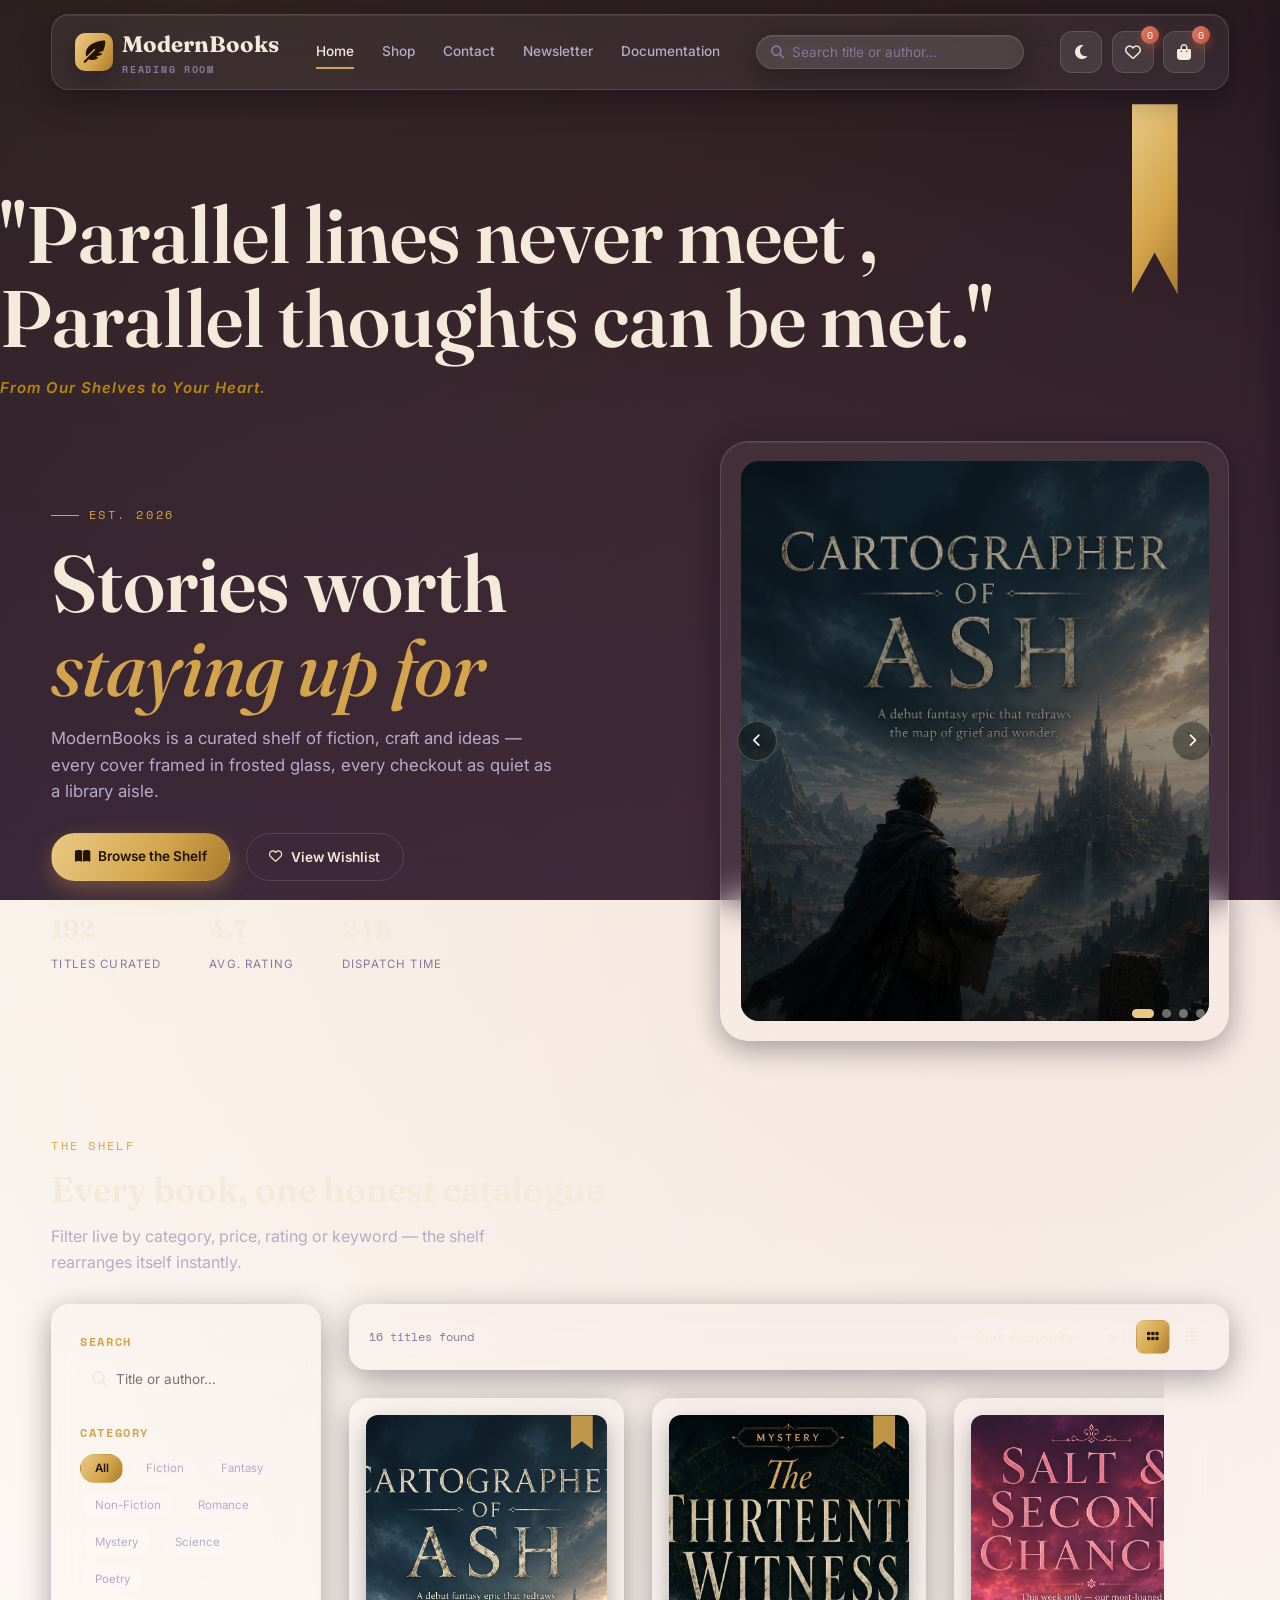
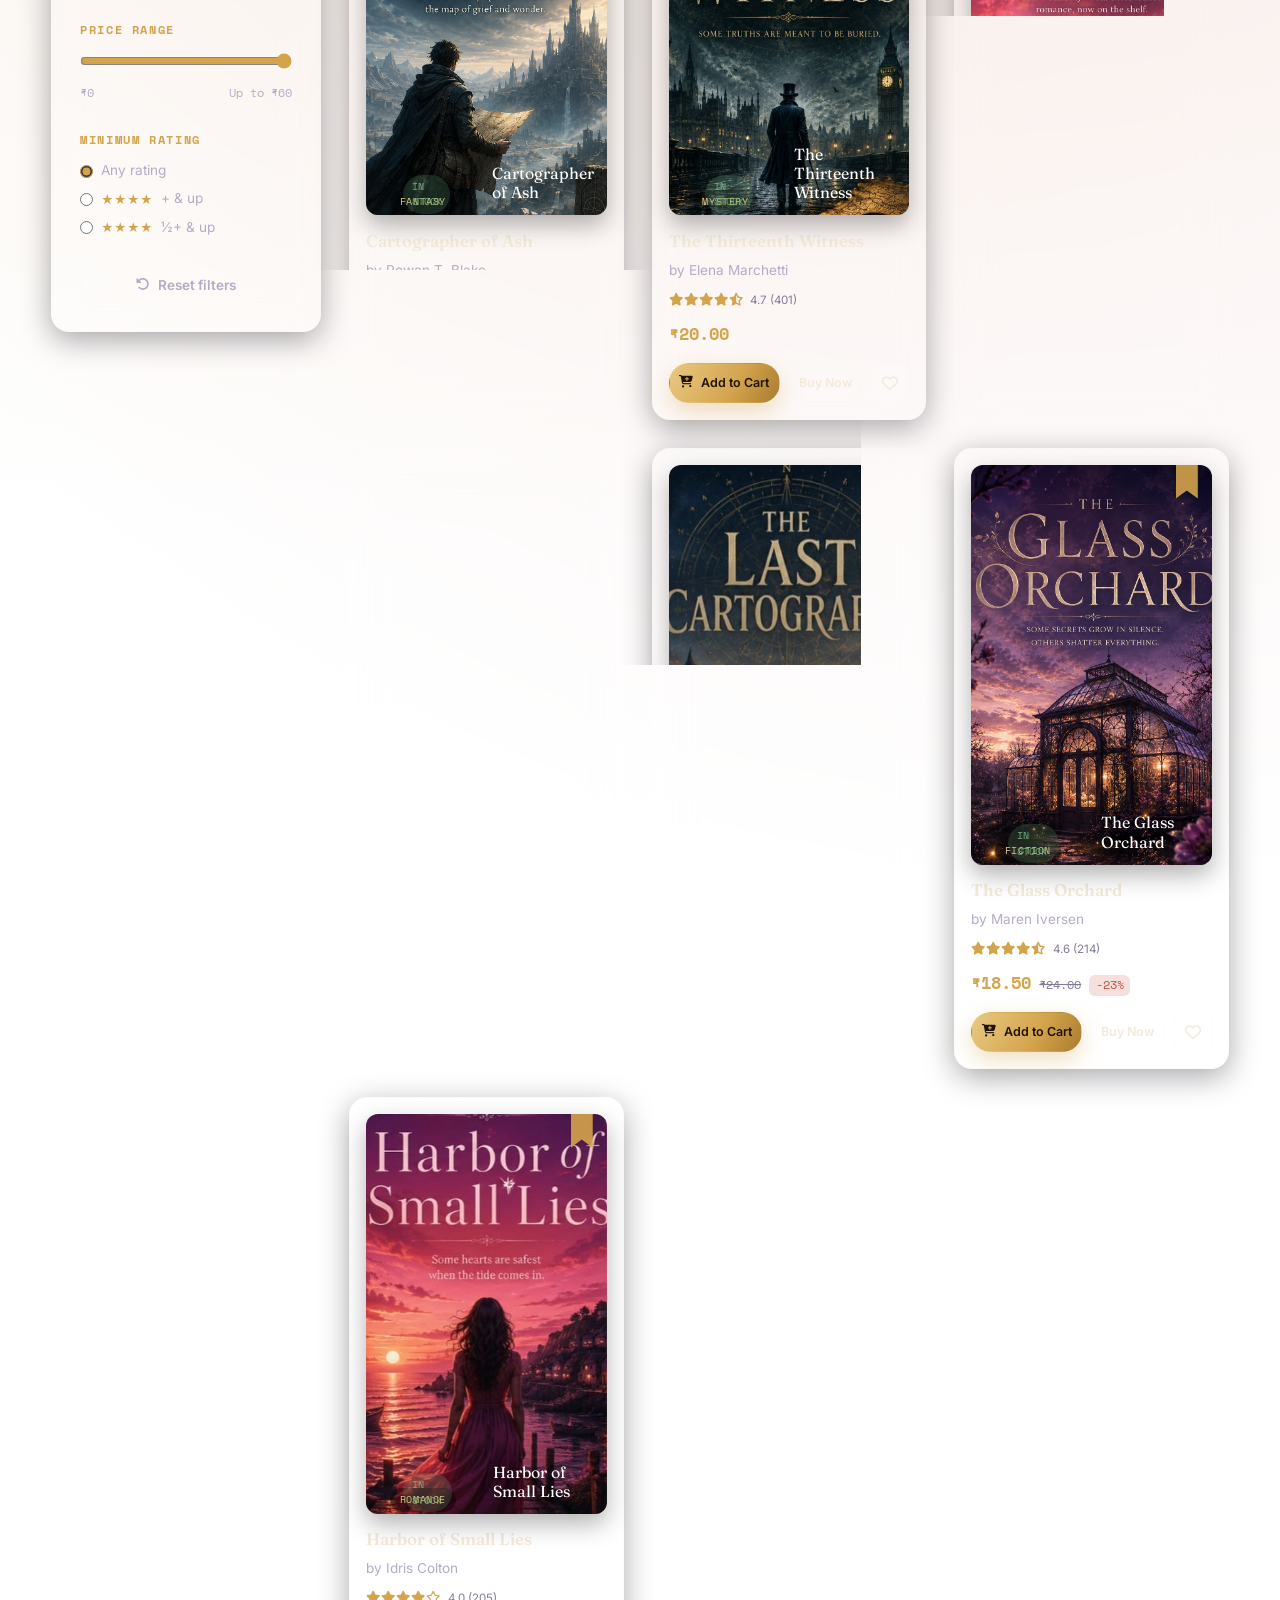
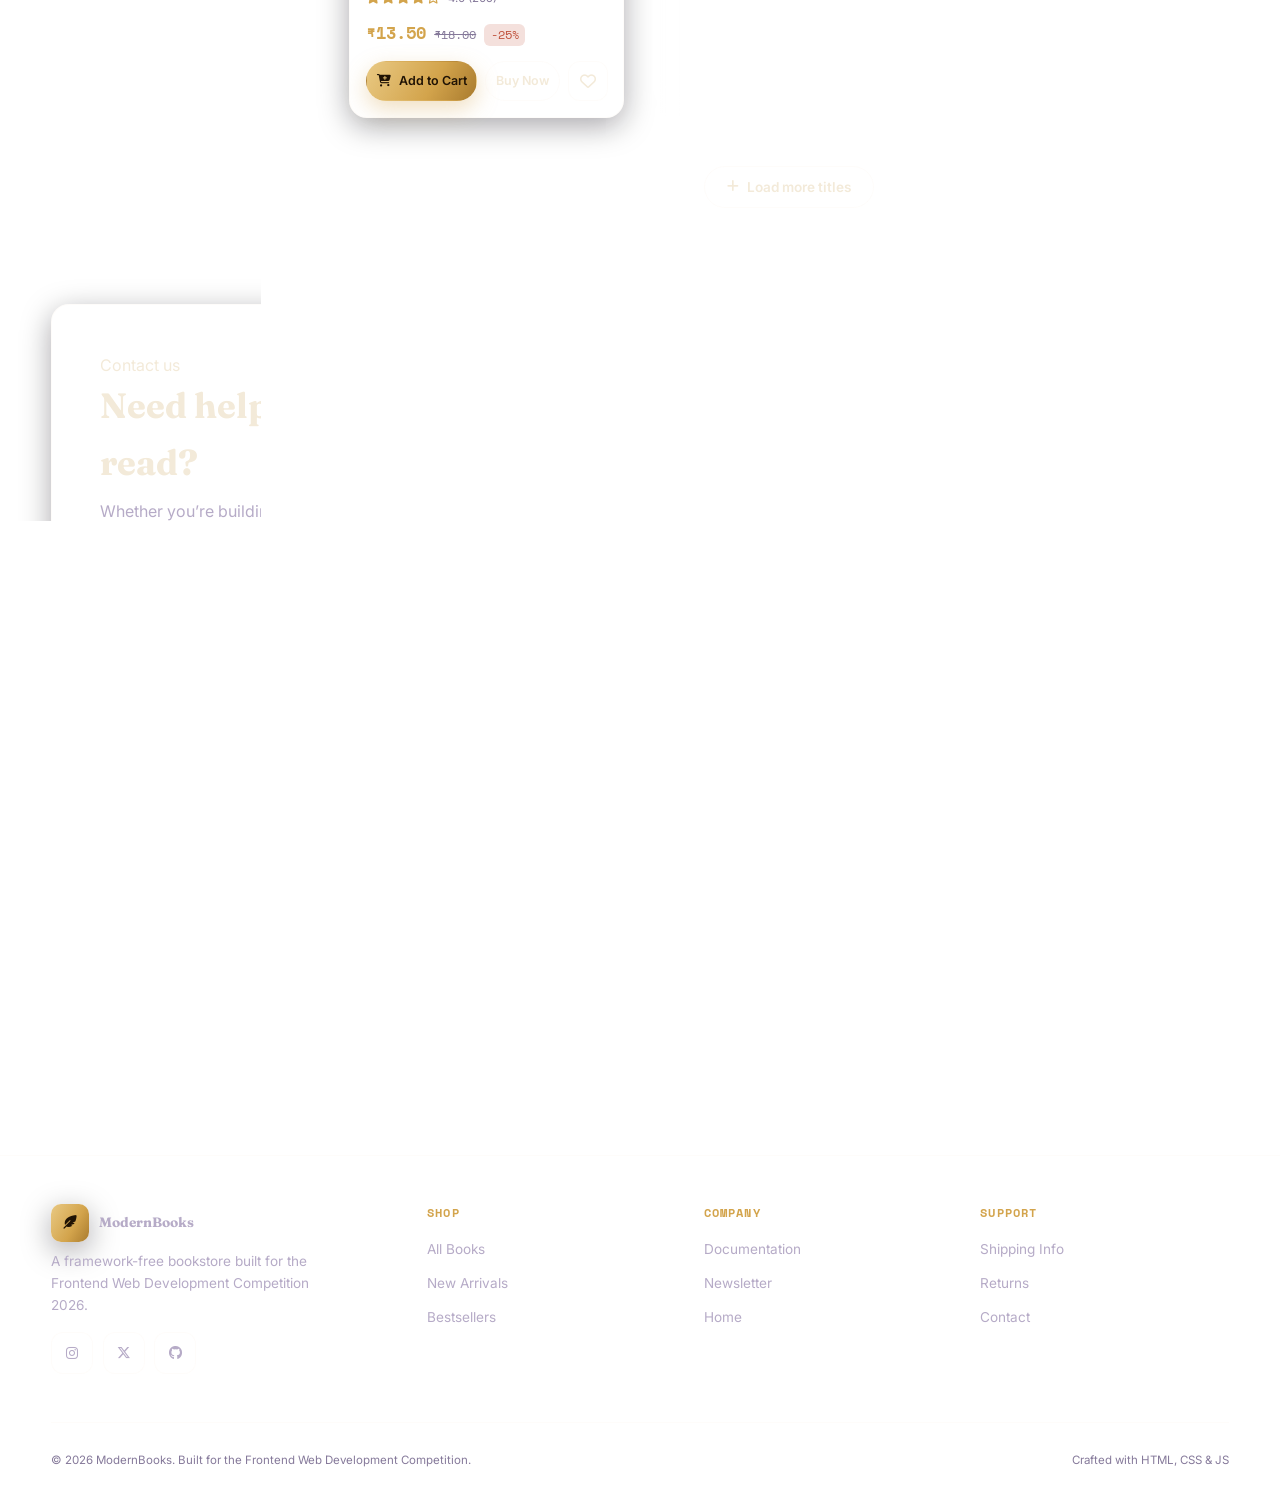
<file: index.html>
<!DOCTYPE html>
<html lang="en" data-theme="dark">
<head>
<meta charset="UTF-8" />
<meta name="viewport" content="width=device-width, initial-scale=1.0" />
<title>ModernBooks — Online Bookstore</title>
<meta name="description" content="ModernBooks — a glassmorphism-themed online bookstore built with HTML, CSS and JavaScript." />

<!-- Google Fonts & Font Awesome (the only permitted external assets) -->
<link rel="preconnect" href="https://fonts.googleapis.com" />
<link rel="stylesheet" href="https://cdnjs.cloudflare.com/ajax/libs/font-awesome/6.5.1/css/all.min.css" />

<link rel="stylesheet" href="css/style.css" />
<link rel="stylesheet" href="css/responsive.css" />
</head>
<body>

<!-- =========================================================
     HEADER & NAVIGATION
========================================================= -->
<header class="site-header">
  <div class="container nav-glass glass">
    <a href="index.html" class="brand">
      <span class="brand-mark"><i class="fa-solid fa-feather-pointed"></i></span>
      <span>
        ModernBooks
        <span class="brand-sub">Reading Room</span>
      </span>
    </a>

    <nav class="nav-links" aria-label="Primary">
      <a href="#hero" class="active">Home</a>
      <a href="#shop">Shop</a>
      <a href="#contact">Contact</a>
      <a href="#newsletter">Newsletter</a>
      <a href="about-project.html">Documentation</a>
    </nav>

    <form class="nav-search glass" role="search" id="navSearchForm">
      <button type="submit" aria-label="Search"><i class="fa-solid fa-magnifying-glass"></i></button>
      <input type="text" id="navSearchInput" placeholder="Search title or author…" aria-label="Search books" />
    </form>

    <div class="nav-actions">
      <button class="icon-btn" id="themeToggle" aria-label="Toggle dark or light theme" title="Toggle theme">
        <i class="fa-solid fa-moon"></i>
      </button>
      <button class="icon-btn" id="wishlistOpenBtn" aria-label="Open wishlist" title="Wishlist">
        <i class="fa-regular fa-heart"></i>
        <span class="badge-count" id="wishlistCount">0</span>
      </button>
      <button class="icon-btn" id="cartOpenBtn" aria-label="Open shopping cart" title="Cart">
        <i class="fa-solid fa-bag-shopping"></i>
        <span class="badge-count" id="cartCount">0</span>
      </button>
      <button class="hamburger" id="hamburgerBtn" aria-label="Toggle menu" aria-expanded="false">
        <span></span><span></span><span></span>
      </button>
    </div>
  </div>

  <nav class="mobile-menu glass container" id="mobileMenu" aria-label="Mobile">
    <a href="#hero">Home</a>
    <a href="#shop">Shop</a>
    <a href="#contact">Contact</a>
    <a href="#newsletter">Newsletter</a>
    <a href="about-project.html">Documentation</a>
  </nav>
</header>

<!-- =========================================================
     HERO SECTION
========================================================= -->
<section class="hero" id="hero">
  <div class="spine-ribbon" aria-hidden="true"></div>
     <div class="hero-content">
    <h1>"Parallel lines never meet , <br><span>Parallel thoughts can be met."</span></h1>
    
    <p class="tagline"> From Our Shelves to Your Heart.</p>
    
 <br>

</div>
  <div class="container hero-grid">
    <div class="hero-copy">
      <p class="hero-eyebrow">Est. 2026</p>
      <h1>Stories worth <span class="flip-word" id="flipWord">staying up for</span></h1>
      <p class="lede">ModernBooks is a curated shelf of fiction, craft and ideas — every cover framed in frosted glass, every checkout as quiet as a library aisle.</p>
      <div class="hero-ctas">
        <a href="#shop" class="btn btn-primary"><i class="fa-solid fa-book-open"></i> Browse the Shelf</a>
        <button class="btn btn-secondary" id="heroWishlistBtn"><i class="fa-regular fa-heart"></i> View Wishlist</button>
      </div>
      <div class="hero-stats">
        <div><strong id="statBooks">0</strong><span>Titles Curated</span></div>
        <div><strong>4.7</strong><span>Avg. Rating</span></div>
        <div><strong>24h</strong><span>Dispatch Time</span></div>
      </div>
    </div>

    <div class="hero-carousel glass" id="heroCarousel">
      <div class="carousel-track" id="carouselTrack"><!-- slides injected by script.js --></div>
      <button class="carousel-arrow prev" id="carouselPrev" aria-label="Previous slide"><i class="fa-solid fa-chevron-left"></i></button>
      <button class="carousel-arrow next" id="carouselNext" aria-label="Next slide"><i class="fa-solid fa-chevron-right"></i></button>
      <div class="carousel-dots" id="carouselDots"></div>
    </div>
  </div>
</section>

<!-- =========================================================
     SHOP — FILTERS + BOOK GRID
========================================================= -->
<section class="shop" id="shop">
  <div class="container">
    <div class="section-heading">
      <span class="eyebrow">The Shelf</span>
      <h2>Every book, one honest catalogue</h2>
      <p>Filter live by category, price, rating or keyword — the shelf rearranges itself instantly.</p>
    </div>

    <div class="shop-layout">
      <!-- FILTER SIDEBAR -->
      <aside class="filters glass" aria-label="Book filters">
        <div class="filter-group">
          <h4>Search</h4>
          <div class="filter-search">
            <i class="fa-solid fa-magnifying-glass"></i>
            <input type="text" id="filterSearch" placeholder="Title or author…" />
          </div>
        </div>

        <div class="filter-group">
          <h4>Category</h4>
          <div class="chip-list" id="categoryChips"><!-- injected --></div>
        </div>

        <div class="filter-group">
          <h4>Price Range</h4>
          <input type="range" id="priceRange" min="0" max="60" step="1" value="60" />
          <div class="range-row"><span>₹0</span><span id="priceRangeValue">Up to ₹60</span></div>
        </div>

        <div class="filter-group">
          <h4>Minimum Rating</h4>
          <div class="rating-filter" id="ratingFilter">
            <label><input type="radio" name="rating" value="0" checked /> Any rating</label>
            <label><input type="radio" name="rating" value="4" /> <span class="stars">★★★★</span>+ &amp; up</label>
            <label><input type="radio" name="rating" value="4.5" /> <span class="stars">★★★★</span>½+ &amp; up</label>
          </div>
        </div>

        <button class="btn btn-ghost btn-block" id="resetFiltersBtn"><i class="fa-solid fa-rotate-left"></i> Reset filters</button>
      </aside>

      <!-- BOOK RESULTS -->
      <div class="shop-results">
        <div class="shop-toolbar glass">
          <span class="results-count" id="resultsCount">0 titles found</span>
          <div style="display:flex; gap:0.8rem; align-items:center;">
            <select id="sortSelect" aria-label="Sort books">
              <option value="popular">Sort: Popularity</option>
              <option value="price-asc">Price: Low to High</option>
              <option value="price-desc">Price: High to Low</option>
              <option value="rating">Rating</option>
              <option value="title">Title A–Z</option>
            </select>
            <div class="view-toggle" role="group" aria-label="Grid or list view">
              <button id="gridViewBtn" class="active" aria-label="Grid view"><i class="fa-solid fa-grip"></i></button>
              <button id="listViewBtn" aria-label="List view"><i class="fa-solid fa-list"></i></button>
            </div>
          </div>
        </div>

        <div class="book-grid" id="bookGrid"><!-- book cards injected by script.js --></div>

        <div class="load-more-wrap">
          <button class="btn btn-secondary" id="loadMoreBtn"><i class="fa-solid fa-plus"></i> Load more titles</button>
        </div>
      </div>
    </div>
  </div>
</section>

<!-- =========================================================
     CONTACT US
========================================================= -->
<section class="contact-section container" id="contact">
  <div class="contact-card glass">
    <div class="contact-copy">
      <span class="eyebrow">Contact us</span>
      <h2>Need help finding your next read?</h2>
      <p>Whether you’re building a personal shelf or looking for a gift, our reading room team is happy to help.</p>
      <div class="contact-details">
        <div><i class="fa-solid fa-location-dot"></i><span>K R Puram, Bangalore</span></div>
        <div><i class="fa-solid fa-envelope"></i><span>hello@modernbooks.com</span></div>
        <div><i class="fa-solid fa-phone"></i><span>+91 98765 43210</span></div>
        <div><i class="fa-solid fa-clock"></i><span>Mon–Sat • 9am–9pm</span></div>
      </div>
    </div>

    <form class="contact-form" id="contactForm">
      <input type="text" name="name" placeholder="Your name" required />
      <input type="email" name="email" placeholder="Email address" required />
      <textarea name="message" rows="4" placeholder="Tell us what you’re looking for..." required></textarea>
      <button type="submit" class="btn btn-primary">Send message</button>
    </form>
  </div>
</section>

<!-- =========================================================
     NEWSLETTER
========================================================= -->
<section class="newsletter glass container" id="newsletter">
  <h2>The Marginalia — our monthly letter</h2>
  <p>One email a month: new arrivals, staff notes and a discount code. No spam, just paper.</p>
  <form class="newsletter-form" id="newsletterForm">
    <input type="email" required placeholder="you@example.com" aria-label="Email address" />
    <button type="submit" class="btn btn-primary">Subscribe</button>
  </form>
</section>

<!-- =========================================================
     BOOK PREVIEW MODAL
========================================================= -->
<div class="preview-backdrop" id="previewBackdrop" aria-hidden="true"></div>
<div class="preview-modal glass" id="previewModal" role="dialog" aria-modal="true" aria-labelledby="previewTitle" aria-hidden="true">
  <button class="preview-close" id="previewCloseBtn" aria-label="Close preview"><i class="fa-solid fa-xmark"></i></button>

  <div class="preview-shell">
    <div class="preview-book-wrap">
      <div class="preview-book" id="previewBook">
        <div class="preview-cover" id="previewCover">
          <span class="preview-chip">Interactive preview</span>
          <h3 id="previewTitle">Book Title</h3>
          <p id="previewAuthor">Author</p>
        </div>
        <div class="preview-page active" id="previewPage1">
          <p class="preview-label">Opening page</p>
          <h4 id="previewPageTitle1">A suspenseful start</h4>
          <p id="previewPageBody1">The chapter opens with a room, a candle, and a detail that will not stay in the past.</p>
        </div>
        <div class="preview-page" id="previewPage2">
          <p class="preview-label">Turn the page</p>
          <h4 id="previewPageTitle2">A turning point</h4>
          <p id="previewPageBody2">The tension rises as hidden motives meet the soft crackle of old floorboards.</p>
        </div>
        <div class="preview-page" id="previewPage3">
          <p class="preview-label">Final preview</p>
          <h4 id="previewPageTitle3">A memorable finish</h4>
          <p id="previewPageBody3">The closing lines leave a sense of wonder, longing and just enough mystery.</p>
        </div>
      </div>
    </div>

    <div class="preview-copy">
      <p class="eyebrow">Book flip preview</p>
      <h3 id="previewHeading">Preview your next read</h3>
      <p id="previewSummary">Tap “Turn the page” to see the story unfold in a cinematic page-turn animation.</p>
      <div class="preview-actions">
        <button class="btn btn-secondary" id="previewPrevBtn"><i class="fa-solid fa-arrow-left"></i> Previous</button>
        <button class="btn btn-primary" id="previewNextBtn"><i class="fa-solid fa-book-open"></i> Turn the page</button>
      </div>
    </div>
  </div>
</div>

<!-- =========================================================
     FOOTER
========================================================= -->
<footer class="site-footer">
  <div class="container">
    <div class="footer-grid">
      <div class="footer-brand">
        <a href="index.html" class="brand"><span class="brand-mark"><i class="fa-solid fa-feather-pointed"></i></span> ModernBooks</a>
        <p>A framework-free bookstore built for the Frontend Web Development Competition 2026.</p>
        <div class="footer-social">
          <a href="#" class="icon-btn" aria-label="Instagram"><i class="fa-brands fa-instagram"></i></a>
          <a href="#" class="icon-btn" aria-label="X / Twitter"><i class="fa-brands fa-x-twitter"></i></a>
          <a href="#" class="icon-btn" aria-label="GitHub"><i class="fa-brands fa-github"></i></a>
        </div>
      </div>
      <div>
        <h5>Shop</h5>
        <ul>
          <li><a href="#shop">All Books</a></li>
          <li><a href="#shop">New Arrivals</a></li>
          <li><a href="#shop">Bestsellers</a></li>
        </ul>
      </div>
      <div>
        <h5>Company</h5>
        <ul>
          <li><a href="about-project.html">Documentation</a></li>
          <li><a href="#newsletter">Newsletter</a></li>
          <li><a href="#hero">Home</a></li>
        </ul>
      </div>
      <div>
        <h5>Support</h5>
        <ul>
          <li><a href="#">Shipping Info</a></li>
          <li><a href="#">Returns</a></li>
          <li><a href="#">Contact</a></li>
        </ul>
      </div>
    </div>
    <div class="footer-bottom">
      <span>© 2026 ModernBooks. Built for the Frontend Web Development Competition.</span>
      <span>Crafted with HTML, CSS &amp; JS</span>
    </div>
  </div>
</footer>

<!-- =========================================================
     CART / WISHLIST DRAWER
========================================================= -->
<div class="overlay" id="overlay"></div>

<aside class="drawer glass" id="trayDrawer" aria-label="Cart and wishlist tray">
  <div class="drawer-head">
    <h3 id="drawerTitle">Your Cart</h3>
    <button class="icon-btn" id="drawerCloseBtn" aria-label="Close tray"><i class="fa-solid fa-xmark"></i></button>
  </div>
  <div class="drawer-tabs">
    <button id="cartTabBtn" class="active" data-tab="cart"><i class="fa-solid fa-bag-shopping"></i> Cart</button>
    <button id="wishlistTabBtn" data-tab="wishlist"><i class="fa-regular fa-heart"></i> Wishlist</button>
  </div>
  <div class="drawer-body" id="drawerBody"><!-- injected --></div>
  <div class="drawer-footer" id="cartFooter">
    <div class="ledger-row"><span>Subtotal</span><span id="cartSubtotal">₹0.00</span></div>
    <div class="ledger-row"><span>Discount</span><span id="cartDiscount">−₹0.00</span></div>
    <div class="ledger-row total"><span>Total</span><span id="cartTotal">₹0.00</span></div>
    <button class="btn btn-primary btn-block" id="checkoutBtn"><i class="fa-solid fa-lock"></i> Checkout</button>
  </div>
</aside>

<!-- =========================================================
     TOASTS & SCROLL TO TOP
========================================================= -->
<div class="toast-stack" id="toastStack" aria-live="polite"></div>

<button class="scroll-top" id="scrollTopBtn" aria-label="Scroll to top"><i class="fa-solid fa-arrow-up"></i></button>

<script src="js/script.js"></script>
</body>
</html>
</file>
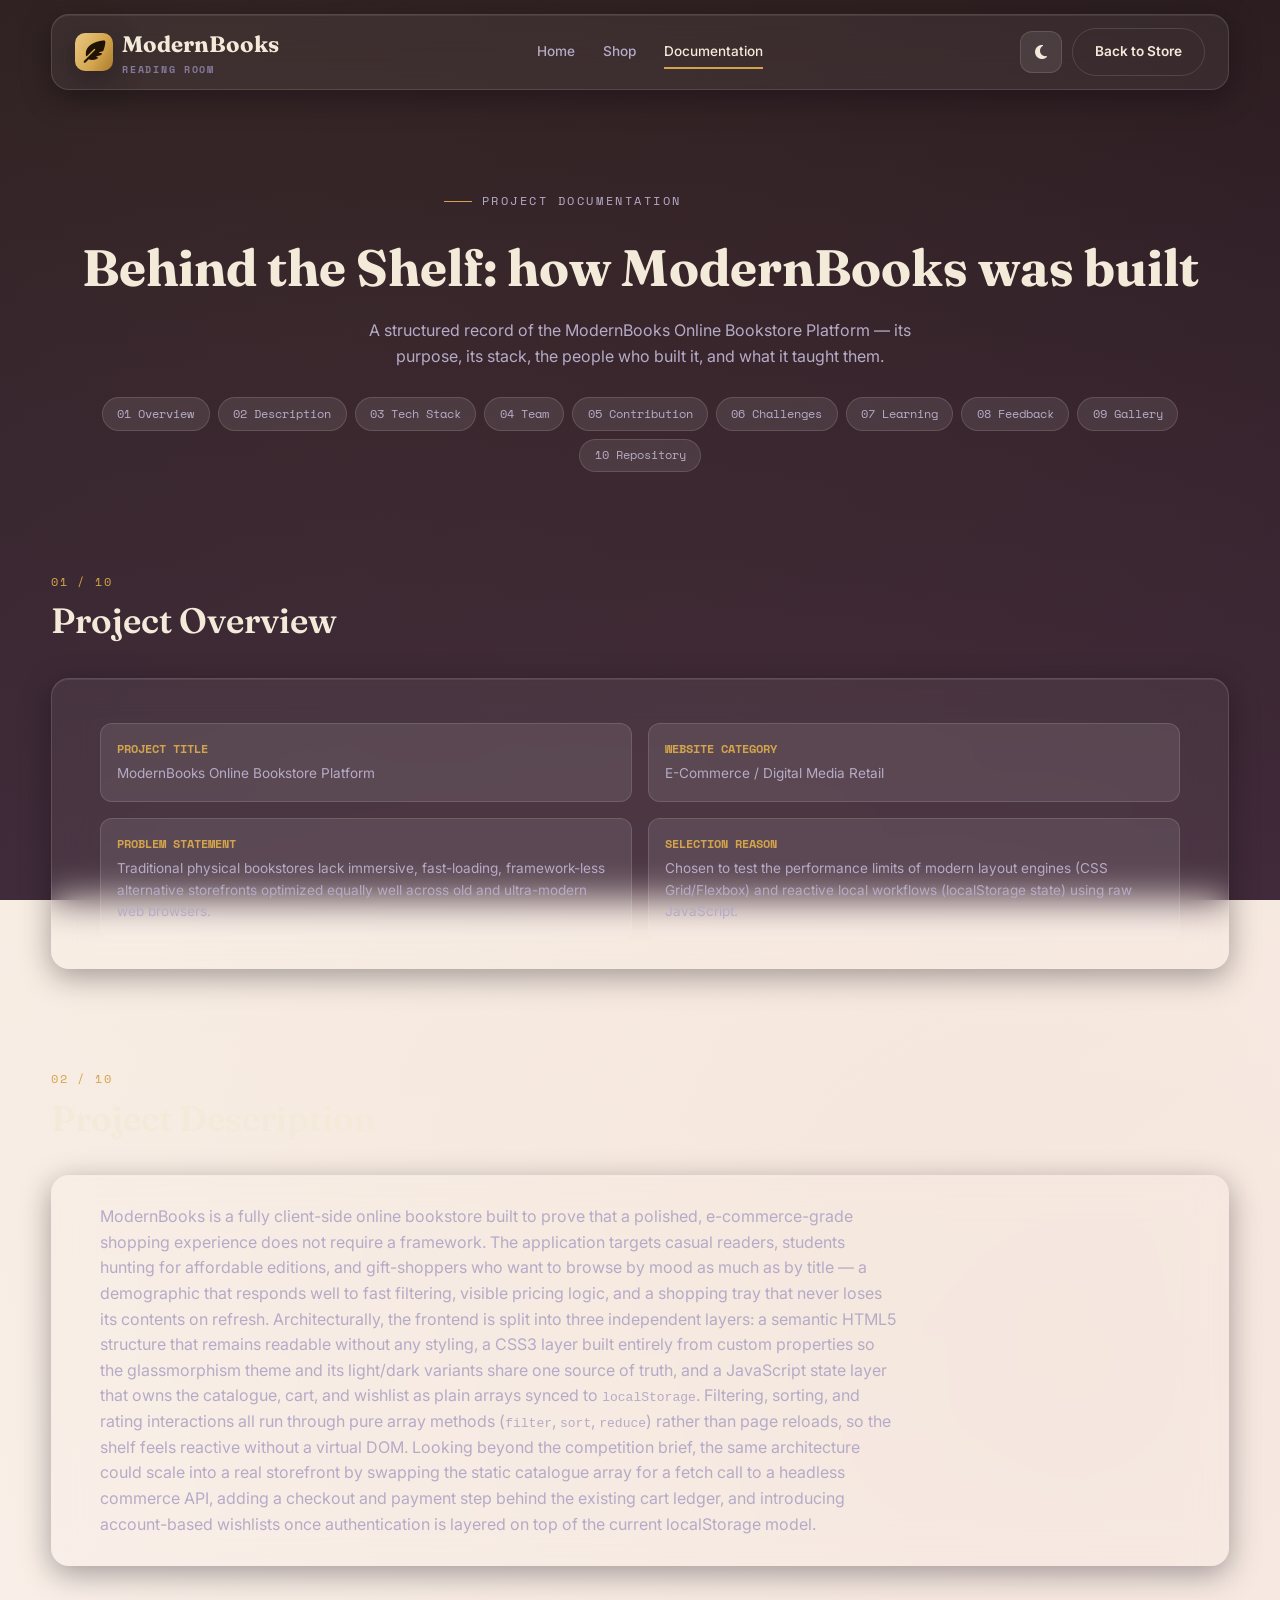
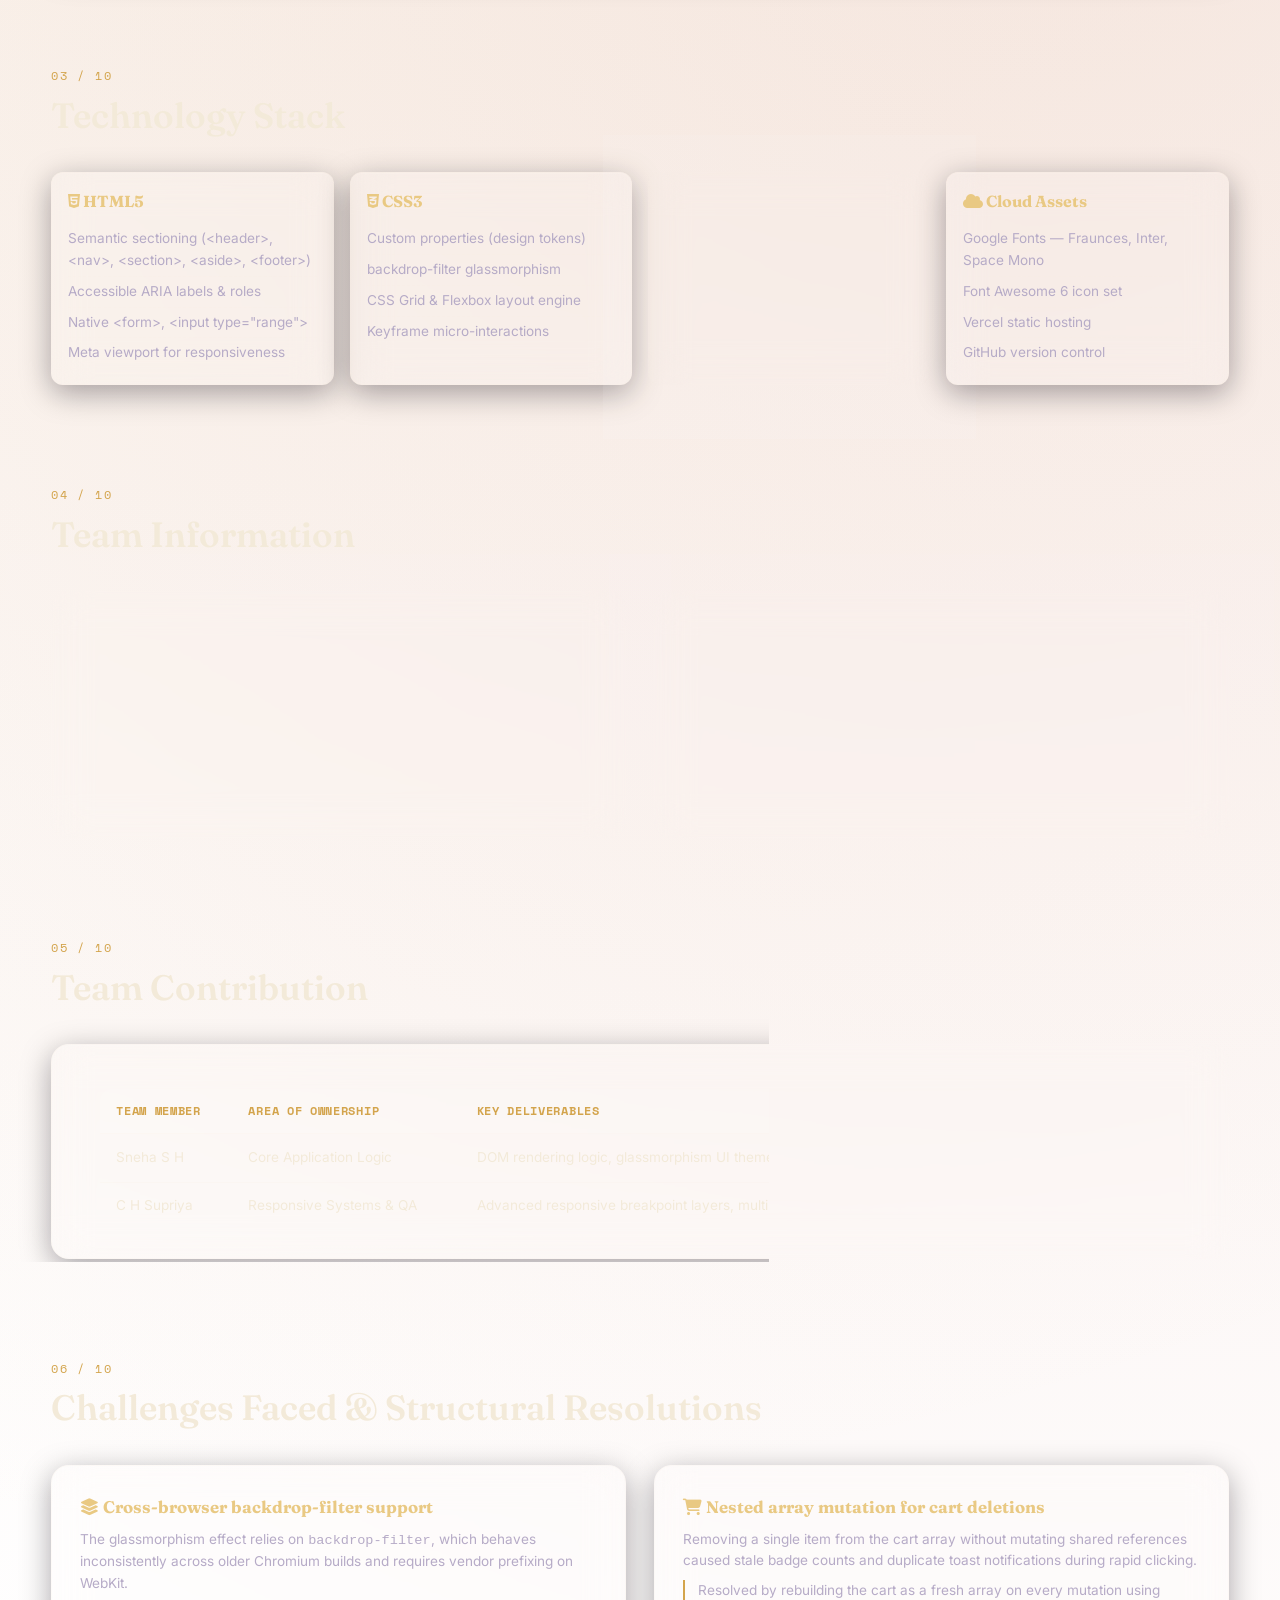
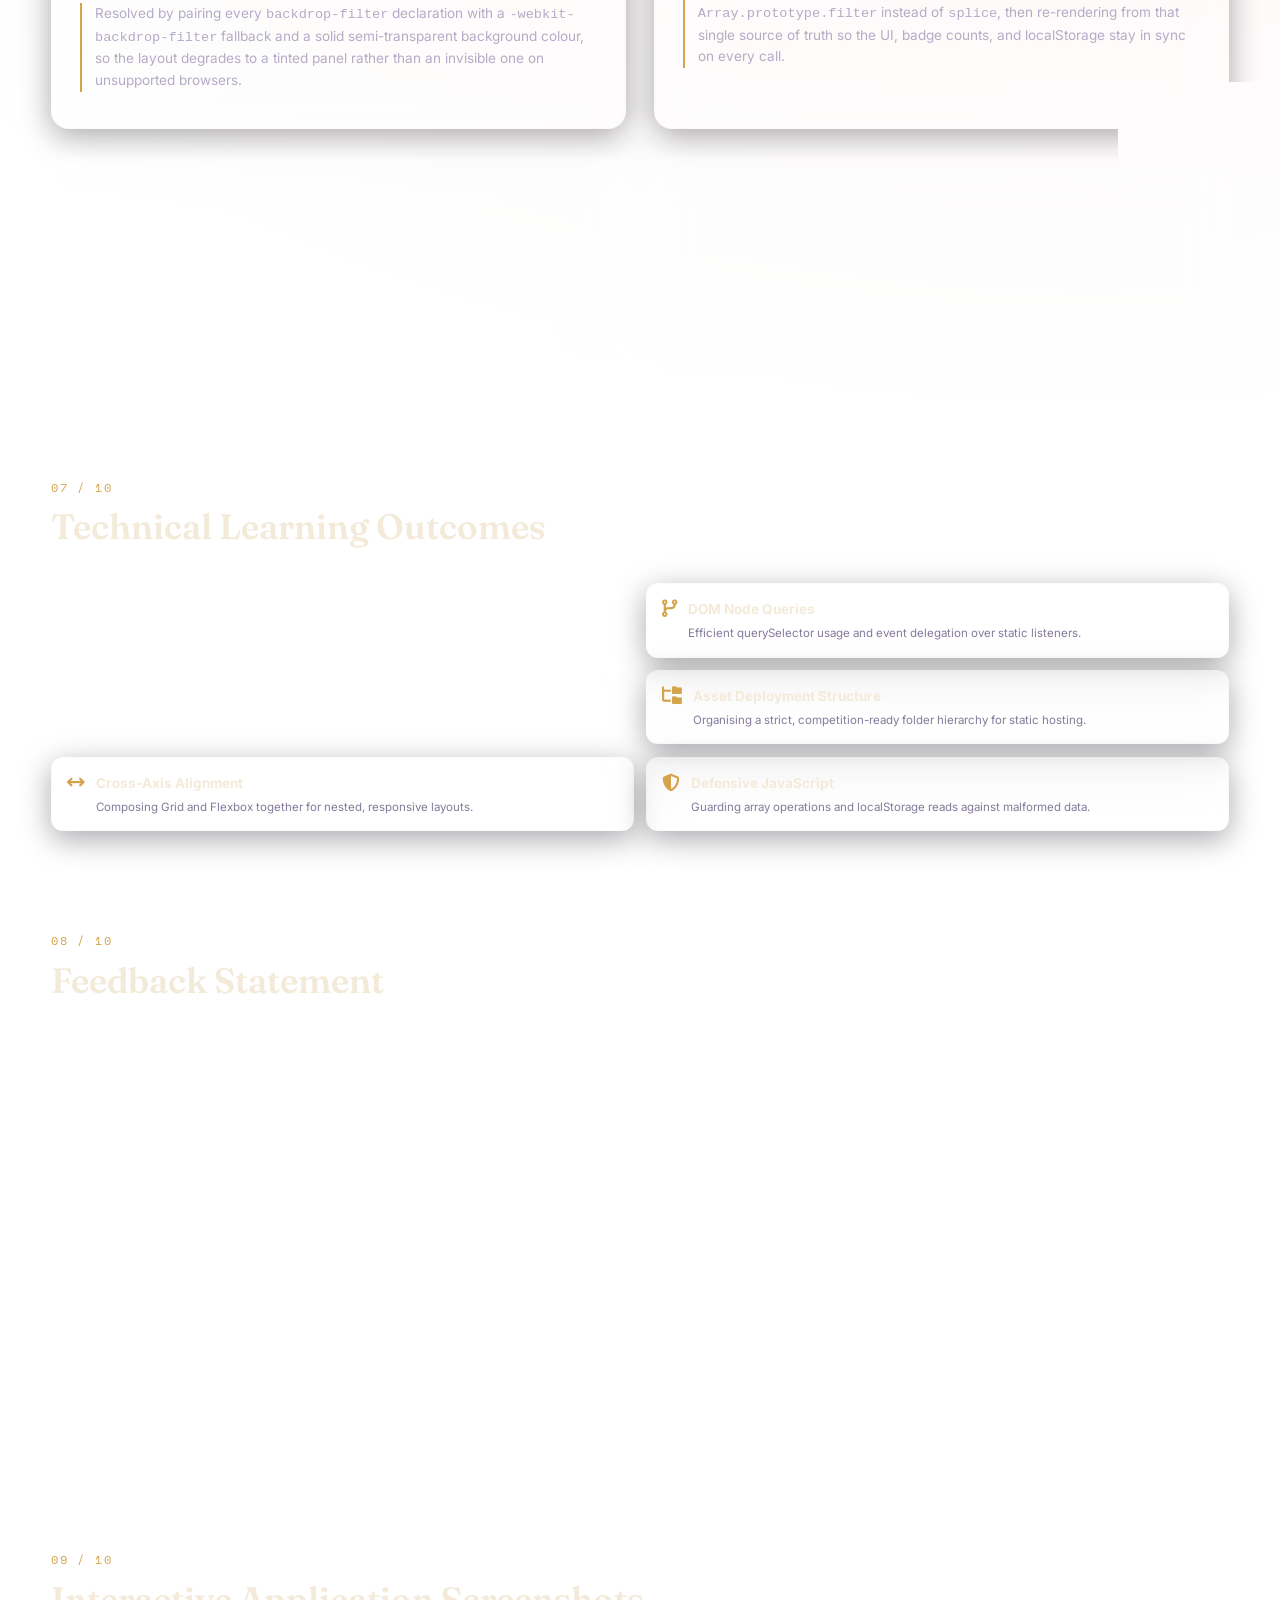
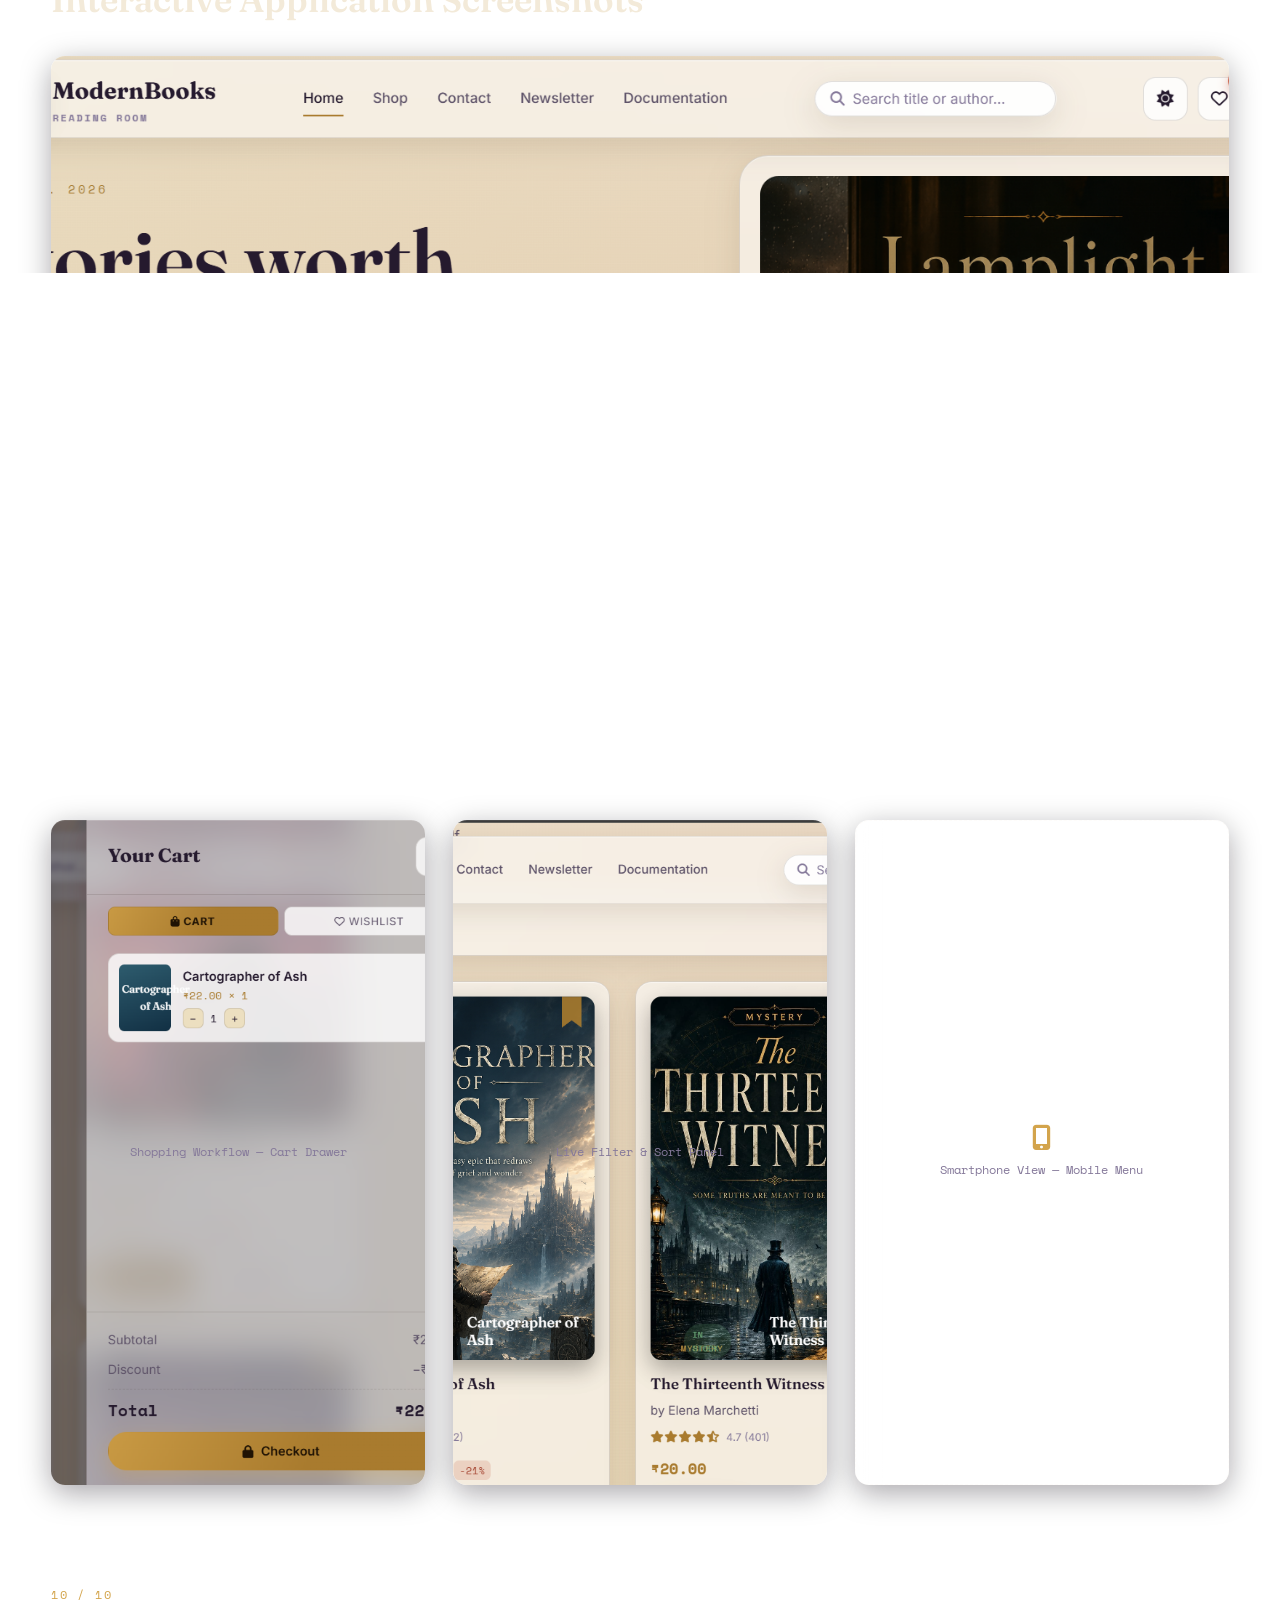
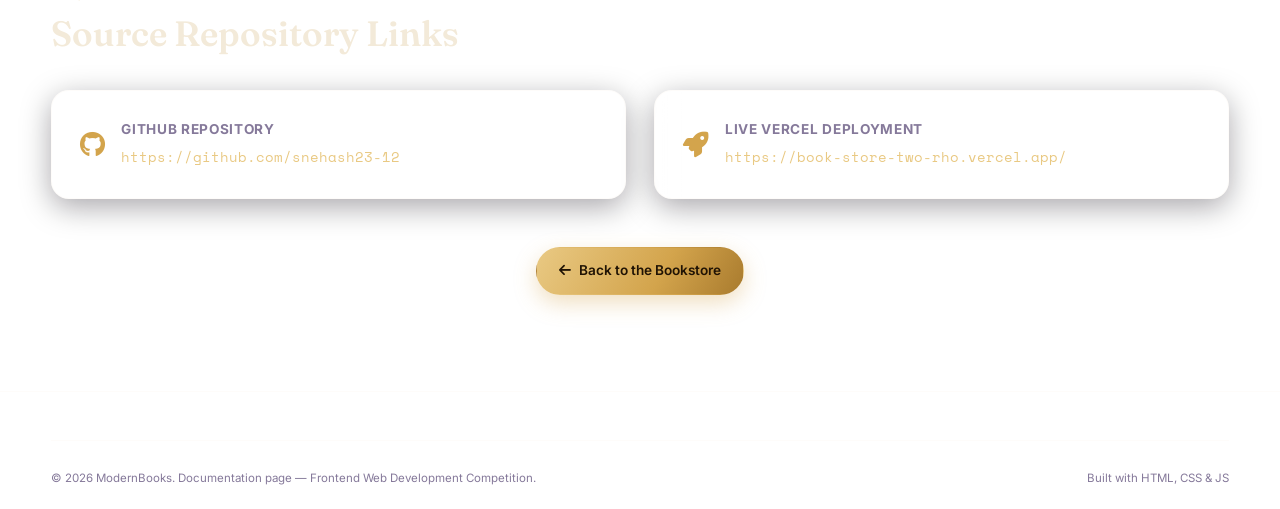
<file: about-project.html>
<!DOCTYPE html>
<html lang="en" data-theme="dark">
<head>
<meta charset="UTF-8" />
<meta name="viewport" content="width=device-width, initial-scale=1.0" />
<title>Project Documentation — ModernBooks</title>
<meta name="description" content="Documentation for the ModernBooks Online Bookstore Platform — competition submission." />

<link rel="preconnect" href="https://fonts.googleapis.com" />
<link rel="stylesheet" href="https://cdnjs.cloudflare.com/ajax/libs/font-awesome/6.5.1/css/all.min.css" />

<link rel="stylesheet" href="css/style.css" />
<link rel="stylesheet" href="css/responsive.css" />
</head>
<body>

<!-- =========================================================
     HEADER (shared nav, simplified — no shop actions here)
========================================================= -->
<header class="site-header">
  <div class="container nav-glass glass">
    <a href="index.html" class="brand">
      <span class="brand-mark"><i class="fa-solid fa-feather-pointed"></i></span>
      <span>ModernBooks <span class="brand-sub">Reading Room</span></span>
    </a>
    <nav class="nav-links" aria-label="Primary">
      <a href="index.html">Home</a>
      <a href="index.html#shop">Shop</a>
      <a href="about-project.html" class="active">Documentation</a>
    </nav>
    <div class="nav-actions">
      <button class="icon-btn" id="themeToggle" aria-label="Toggle dark or light theme" title="Toggle theme">
        <i class="fa-solid fa-moon"></i>
      </button>
      <a href="index.html" class="btn btn-secondary">Back to Store</a>
      <button class="hamburger" id="hamburgerBtn" aria-label="Toggle menu" aria-expanded="false">
        <span></span><span></span><span></span>
      </button>
    </div>
  </div>
  <nav class="mobile-menu glass container" id="mobileMenu">
    <a href="index.html">Home</a>
    <a href="index.html#shop">Shop</a>
    <a href="about-project.html">Documentation</a>
  </nav>
</header>

<!-- =========================================================
     DOC HERO
========================================================= -->
<section class="doc-hero container">
  <p class="hero-eyebrow">Project Documentation</p>
  <h1>Behind the Shelf: how ModernBooks was built</h1>
  <p>A structured record of the ModernBooks Online Bookstore Platform — its purpose, its stack, the people who built it, and what it taught them.</p>
  <nav class="doc-nav" aria-label="Documentation sections">
    <a href="#overview">01 Overview</a>
    <a href="#description">02 Description</a>
    <a href="#stack">03 Tech Stack</a>
    <a href="#team">04 Team</a>
    <a href="#contribution">05 Contribution</a>
    <a href="#challenges">06 Challenges</a>
    <a href="#outcomes">07 Learning</a>
    <a href="#feedback">08 Feedback</a>
    <a href="#gallery">09 Gallery</a>
    <a href="#repository">10 Repository</a>
  </nav>
</section>

<!-- =========================================================
     01 — PROJECT OVERVIEW
========================================================= -->
<section class="doc-section container" id="overview">
  <span class="tag-number">01 / 10</span>
  <div class="section-heading"><h2>Project Overview</h2></div>
  <div class="glass doc-card">
    <div class="info-grid">
      <div class="info-item">
        <h5>Project Title</h5>
        <p>ModernBooks Online Bookstore Platform</p>
      </div>
      <div class="info-item">
        <h5>Website Category</h5>
        <p>E-Commerce / Digital Media Retail</p>
      </div>
      <div class="info-item">
        <h5>Problem Statement</h5>
        <p>Traditional physical bookstores lack immersive, fast-loading, framework-less alternative storefronts optimized equally well across old and ultra-modern web browsers.</p>
      </div>
      <div class="info-item">
        <h5>Selection Reason</h5>
        <p>Chosen to test the performance limits of modern layout engines (CSS Grid/Flexbox) and reactive local workflows (localStorage state) using raw JavaScript.</p>
      </div>
    </div>
  </div>
</section>

<!-- =========================================================
     02 — PROJECT DESCRIPTION
========================================================= -->
<section class="doc-section container" id="description">
  <span class="tag-number">02 / 10</span>
  <div class="section-heading"><h2>Project Description</h2></div>
  <div class="glass doc-card">
    <p style="color:var(--clr-ink-dim); max-width: 80ch;">
      ModernBooks is a fully client-side online bookstore built to prove that a polished, e-commerce-grade shopping
      experience does not require a framework. The application targets casual readers, students hunting for
      affordable editions, and gift-shoppers who want to browse by mood as much as by title — a demographic that
      responds well to fast filtering, visible pricing logic, and a shopping tray that never loses its contents on
      refresh. Architecturally, the frontend is split into three independent layers: a semantic HTML5 structure that
      remains readable without any styling, a CSS3 layer built entirely from custom properties so the glassmorphism
      theme and its light/dark variants share one source of truth, and a JavaScript state layer that owns the
      catalogue, cart, and wishlist as plain arrays synced to <code>localStorage</code>. Filtering, sorting, and
      rating interactions all run through pure array methods (<code>filter</code>, <code>sort</code>, <code>reduce</code>)
      rather than page reloads, so the shelf feels reactive without a virtual DOM. Looking beyond the competition
      brief, the same architecture could scale into a real storefront by swapping the static catalogue array for a
      fetch call to a headless commerce API, adding a checkout and payment step behind the existing cart ledger, and
      introducing account-based wishlists once authentication is layered on top of the current localStorage model.
    </p>
  </div>
</section>

<!-- =========================================================
     03 — TECHNOLOGY STACK
========================================================= -->
<section class="doc-section container" id="stack">
  <span class="tag-number">03 / 10</span>
  <div class="section-heading"><h2>Technology Stack</h2></div>
  <div class="stack-columns">
    <div class="stack-col glass">
      <h5><i class="fa-brands fa-html5"></i> HTML5</h5>
      <ul>
        <li>Semantic sectioning (&lt;header&gt;, &lt;nav&gt;, &lt;section&gt;, &lt;aside&gt;, &lt;footer&gt;)</li>
        <li>Accessible ARIA labels &amp; roles</li>
        <li>Native &lt;form&gt;, &lt;input type="range"&gt;</li>
        <li>Meta viewport for responsiveness</li>
      </ul>
    </div>
    <div class="stack-col glass">
      <h5><i class="fa-brands fa-css3-alt"></i> CSS3</h5>
      <ul>
        <li>Custom properties (design tokens)</li>
        <li>backdrop-filter glassmorphism</li>
        <li>CSS Grid &amp; Flexbox layout engine</li>
        <li>Keyframe micro-interactions</li>
      </ul>
    </div>
    <div class="stack-col glass">
      <h5><i class="fa-brands fa-js"></i> JS</h5>
      <ul>
        <li>Array state management (map/filter/reduce)</li>
        <li>localStorage persistence layer</li>
        <li>Event delegation &amp; DOM queries</li>
        <li>Debounced live search &amp; filters</li>
      </ul>
    </div>
    <div class="stack-col glass">
      <h5><i class="fa-solid fa-cloud"></i> Cloud Assets</h5>
      <ul>
        <li>Google Fonts — Fraunces, Inter, Space Mono</li>
        <li>Font Awesome 6 icon set</li>
        <li>Vercel static hosting</li>
        <li>GitHub version control</li>
      </ul>
    </div>
  </div>
</section>

<!-- =========================================================
     04 — TEAM INFORMATION
========================================================= -->
<section class="doc-section container" id="team">
  <span class="tag-number">04 / 10</span>
  <div class="section-heading"><h2>Team Information</h2></div>
  <h3></h3>
  <div class="team-grid">
    <div class="team-card glass">
      <div class="team-avatar">CS</div>
      <h4>C H Supriya</h4>
      <div class="team-role">AI &amp; ML · 4th Year</div>
      <div class="team-meta">
        <span><i class="fa-solid fa-id-card"></i> Roll No: 1SP23AI015</span>
        <span><i class="fa-solid fa-graduation-cap"></i> Department: AI &amp; ML</span>
      </div>
    </div>
    <div class="team-card glass">
      <div class="team-avatar">SS</div>
      <h4>Sneha S H</h4>
      <div class="team-role">AI &amp; ML · 4th Year</div>
      <div class="team-meta">
        <span><i class="fa-solid fa-id-card"></i> Roll No: 1SP23AI056</span>
        <span><i class="fa-solid fa-graduation-cap"></i> Department: AI &amp; ML</span>
      </div>
    </div>
  </div>
</section>

<!-- =========================================================
     05 — TEAM CONTRIBUTION TABLE
========================================================= -->
<section class="doc-section container" id="contribution">
  <span class="tag-number">05 / 10</span>
  <div class="section-heading"><h2>Team Contribution</h2></div>
  <div class="glass doc-card">
    <table class="doc-table">
      <thead>
        <tr><th>Team Member</th><th>Area of Ownership</th><th>Key Deliverables</th></tr>
      </thead>
      <tbody>
        <tr>
          <td>Sneha S H</td>
          <td>Core Application Logic</td>
          <td>DOM rendering logic, glassmorphism UI theme engine, cart/wishlist state trackers</td>
        </tr>
        <tr>
          <td>C H Supriya</td>
          <td>Responsive Systems &amp; QA</td>
          <td>Advanced responsive breakpoint layers, multi-device testing, documentation build engineering</td>
        </tr>
      </tbody>
    </table>
  </div>
</section>

<!-- =========================================================
     06 — CHALLENGES FACED & RESOLUTIONS
========================================================= -->
<section class="doc-section container" id="challenges">
  <span class="tag-number">06 / 10</span>
  <div class="section-heading"><h2>Challenges Faced &amp; Structural Resolutions</h2></div>
  <div class="challenge-grid">
    <div class="challenge-card glass">
      <h4><i class="fa-solid fa-layer-group"></i> Cross-browser backdrop-filter support</h4>
      <p>The glassmorphism effect relies on <code>backdrop-filter</code>, which behaves inconsistently across older
      Chromium builds and requires vendor prefixing on WebKit.</p>
      <p class="resolution">Resolved by pairing every <code>backdrop-filter</code> declaration with a
      <code>-webkit-backdrop-filter</code> fallback and a solid semi-transparent background colour, so the layout
      degrades to a tinted panel rather than an invisible one on unsupported browsers.</p>
    </div>
    <div class="challenge-card glass">
      <h4><i class="fa-solid fa-cart-shopping"></i> Nested array mutation for cart deletions</h4>
      <p>Removing a single item from the cart array without mutating shared references caused stale badge counts
      and duplicate toast notifications during rapid clicking.</p>
      <p class="resolution">Resolved by rebuilding the cart as a fresh array on every mutation using
      <code>Array.prototype.filter</code> instead of <code>splice</code>, then re-rendering from that single
      source of truth so the UI, badge counts, and localStorage stay in sync on every call.</p>
    </div>
    <div class="challenge-card glass">
      <h4><i class="fa-solid fa-mobile-screen"></i> Sticky filter sidebar on tablets</h4>
      <p>A <code>position: sticky</code> sidebar collided with the collapsing grid on tablet widths, causing overlap
      with book cards.</p>
      <p class="resolution">Resolved in <code>responsive.css</code> by switching the sidebar to
      <code>position: static</code> with a wrapped flex layout below 900px, restoring sticky behaviour only on
      desktop viewports.</p>
    </div>
    <div class="challenge-card glass">
      <h4><i class="fa-solid fa-database"></i> Persisting state without a backend</h4>
      <p>Cart, wishlist, and theme preference needed to survive page reloads with zero server involvement.</p>
      <p class="resolution">Resolved by centralising all mutable state in one <code>state</code> object and writing a
      single <code>persist()</code> helper that serialises it to <code>localStorage</code> after every state-changing
      action, with a matching hydration step on <code>DOMContentLoaded</code>.</p>
    </div>
  </div>
</section>

<!-- =========================================================
     07 — TECHNICAL LEARNING OUTCOMES
========================================================= -->
<section class="doc-section container" id="outcomes">
  <span class="tag-number">07 / 10</span>
  <div class="section-heading"><h2>Technical Learning Outcomes</h2></div>
  <div class="outcomes-list">
    <div class="outcome-item glass">
      <i class="fa-solid fa-floppy-disk"></i>
      <div><h5>State Persistence</h5><p>Structuring localStorage as a single serialisable snapshot of app state.</p></div>
    </div>
    <div class="outcome-item glass">
      <i class="fa-solid fa-code-branch"></i>
      <div><h5>DOM Node Queries</h5><p>Efficient querySelector usage and event delegation over static listeners.</p></div>
    </div>
    <div class="outcome-item glass">
      <i class="fa-solid fa-clapperboard"></i>
      <div><h5>Keyframe Execution Control</h5><p>Sequencing CSS keyframes and JS-driven class toggles for micro-interactions.</p></div>
    </div>
    <div class="outcome-item glass">
      <i class="fa-solid fa-folder-tree"></i>
      <div><h5>Asset Deployment Structure</h5><p>Organising a strict, competition-ready folder hierarchy for static hosting.</p></div>
    </div>
    <div class="outcome-item glass">
      <i class="fa-solid fa-arrows-left-right"></i>
      <div><h5>Cross-Axis Alignment</h5><p>Composing Grid and Flexbox together for nested, responsive layouts.</p></div>
    </div>
    <div class="outcome-item glass">
      <i class="fa-solid fa-shield-halved"></i>
      <div><h5>Defensive JavaScript</h5><p>Guarding array operations and localStorage reads against malformed data.</p></div>
    </div>
  </div>
</section>

<!-- =========================================================
     08 — TRAINING FEEDBACK STATEMENT
========================================================= -->
<section class="doc-section container" id="feedback">
  <span class="tag-number">08 / 10</span>
  <div class="section-heading"><h2>Feedback Statement</h2></div>
  <div class="glass feedback-card">
    <i class="fa-solid fa-quote-left quote-mark"></i>
    <p>
      The web development training by Samara Simha Reddy Sir was excellent and very useful.Sir explained every topic in simple and easy English, which made it easy to understand. 
      The practical sessions and real-time examples helped us improve our HTML, CSS, and JavaScript skills.In just 15 days training we have gain a huge knowledge.
      Sir was friendly, patient, and always encouraged us to ask questions.He cleared all our doubts with clear explanations and made the classes interesting and interactive. 
      Thank you, Sir, for your valuable guidance, support, and motivation.I really enjoyed the training and learned many useful skills that will help me in my future career.
    </p>
    <div class="feedback-sign">— Team ModernBooks</div>
  </div>
</section>

<!-- =========================================================
     09 — SCREENSHOTS GALLERY
========================================================= -->
<section class="doc-section container" id="gallery">
  <span class="tag-number">09 / 10</span>
  <div class="section-heading"><h2>Interactive Application Screenshots</h2></div>
  <div class="gallery-grid">
    <div class="gallery-slot glass wide" style="grid-column: span 3; background: url('images/home.png') center/cover no-repeat; border: none;">
      <span>Desktop View — Homepage &amp; Hero Carousel</span>
    </div>
    <div class="gallery-slot glass" style="background: url('images/cart.png') center/cover no-repeat; border: none;">
      <span>Shopping Workflow — Cart Drawer</span>
    </div>
    <div class="gallery-slot glass" style="background: url('images/Filters.png') center/cover no-repeat; border: none;">
      <span>Live Filter &amp; Sort Panel</span>
    </div>
    <div class="gallery-slot glass">
      <i class="fa-solid fa-mobile-screen-button"></i>
      <span>Smartphone View — Mobile Menu</span>
    </div>
  </div>
</section>

<!-- =========================================================
     10 — SOURCE REPOSITORY LINKS
========================================================= -->
<section class="doc-section container" id="repository">
  <span class="tag-number">10 / 10</span>
  <div class="section-heading"><h2>Source Repository Links</h2></div>
  <div class="repo-links">
    <div class="repo-card glass">
      <i class="fa-brands fa-github"></i>
      <div>
        <h5>GitHub Repository</h5>
        <code>https://github.com/snehash23-12</code>
      </div>
    </div>
    <div class="repo-card glass">
      <i class="fa-solid fa-rocket"></i>
      <div>
        <h5>Live Vercel Deployment</h5>
        <code>https://book-store-two-rho.vercel.app/</code>
      </div>
    </div>
  </div>
  <div class="text-center">
    <a href="index.html" class="btn btn-primary back-home"><i class="fa-solid fa-arrow-left"></i> Back to the Bookstore</a>
  </div>
</section>

<footer class="site-footer">
  <div class="container footer-bottom">
    <span>© 2026 ModernBooks. Documentation page — Frontend Web Development Competition.</span>
    <span>Built with HTML, CSS &amp; JS</span>
  </div>
</footer>

<div class="toast-stack" id="toastStack" aria-live="polite"></div>
<button class="scroll-top" id="scrollTopBtn" aria-label="Scroll to top"><i class="fa-solid fa-arrow-up"></i></button>

<script src="js/script.js"></script>
</body>
</html>
</file>
<file: css/style.css>
/* =====================================================================
   MODERNBOOKS — style.css
   Master stylesheet: design tokens, base layout, and all components.
   Theme concept: "The Night Reading Room" — a velvety, lamplit library
   rendered in frosted glass, with a gold foil-stamped ledger accent.
   ===================================================================== */

/* ---------------------------------------------------------------------
   1. FONTS
   Fraunces  -> display serif, carries the "bookish" personality
   Inter     -> body copy, quiet and legible
   Space Mono-> utility face for prices, labels, ledger-style data
--------------------------------------------------------------------- */
@import url('https://fonts.googleapis.com/css2?family=Fraunces:opsz,wght@9..144,300;9..144,500;9..144,600;9..144,700;9..144,900&family=Inter:wght@400;500;600;700&family=Space+Mono:wght@400;700&display=swap');

/* ---------------------------------------------------------------------
   2. ROOT VARIABLES — DARK THEME (default: "Night Reading Room")
--------------------------------------------------------------------- */
:root {
  /* -- Palette -- */
  --clr-bg-0: #120c1a;
  --clr-bg-1: #1c1329;
  --clr-bg-2: #261a38;
  --clr-surface: rgba(255, 255, 255, 0.055);
  --clr-surface-strong: rgba(255, 255, 255, 0.09);
  --clr-border: rgba(243, 234, 217, 0.14);
  --clr-ink: #f3ead9;
  --clr-ink-dim: #b6abc7;
  --clr-ink-faint: #85799a;
  --clr-gold: #d3a44c;
  --clr-gold-soft: #e9c983;
  --clr-rose: #c1543f;
  --clr-teal: #5b9c92;
  --clr-danger: #d1544a;
  --clr-success: #6fae7c;

  /* -- Gradients -- */
  --grad-ambient: radial-gradient(circle at 15% 0%, rgba(211, 164, 76, 0.14), transparent 45%),
                   radial-gradient(circle at 85% 20%, rgba(193, 84, 63, 0.12), transparent 40%),
                   linear-gradient(180deg, var(--clr-bg-0), var(--clr-bg-1) 45%, var(--clr-bg-2));
  --grad-gold: linear-gradient(120deg, var(--clr-gold-soft), var(--clr-gold) 60%, #a97b2e);
  --grad-rose: linear-gradient(120deg, #d97a63, var(--clr-rose));

  /* -- Typography scale -- */
  --font-display: 'Fraunces', 'Georgia', serif;
  --font-body: 'Inter', system-ui, sans-serif;
  --font-mono: 'Space Mono', monospace;

  --fs-hero: clamp(2.6rem, 5vw + 1rem, 5rem);
  --fs-h1: clamp(2rem, 3vw + 1rem, 3rem);
  --fs-h2: clamp(1.5rem, 2vw + 0.8rem, 2.2rem);
  --fs-h3: 1.25rem;
  --fs-body: 1rem;
  --fs-small: 0.85rem;
  --fs-xs: 0.72rem;

  /* -- Spacing & shape -- */
  --space-xs: 0.5rem;
  --space-sm: 1rem;
  --space-md: 1.75rem;
  --space-lg: 3rem;
  --space-xl: 5.5rem;
  --radius-sm: 10px;
  --radius-md: 18px;
  --radius-lg: 28px;

  /* -- Glass & shadow -- */
  --glass-blur: blur(18px);
  --shadow-soft: 0 8px 30px rgba(8, 4, 14, 0.35);
  --shadow-lift: 0 18px 50px rgba(8, 4, 14, 0.5);
  --shadow-inset: inset 0 1px 0 rgba(255, 255, 255, 0.08);

  --ease-out: cubic-bezier(0.16, 1, 0.3, 1);
  --transition-base: 0.35s var(--ease-out);
}

/* ---------------------------------------------------------------------
   3. LIGHT THEME — "Reading Room by Day"
   Activated via [data-theme="light"] on <html>, toggled in script.js
--------------------------------------------------------------------- */
[data-theme='light'] {
  --clr-bg-0: #f7f0df;
  --clr-bg-1: #f2e8d0;
  --clr-bg-2: #ecdfc0;
  --clr-surface: rgba(255, 255, 255, 0.55);
  --clr-surface-strong: rgba(255, 255, 255, 0.8);
  --clr-border: rgba(42, 30, 20, 0.14);
  --clr-ink: #251a2e;
  --clr-ink-dim: #5d5268;
  --clr-ink-faint: #85799a;
  --clr-gold: #a97b2e;
  --clr-gold-soft: #c99a44;
  --clr-rose: #a3402c;
  --clr-teal: #386962;
  --grad-ambient: radial-gradient(circle at 15% 0%, rgba(169, 123, 46, 0.16), transparent 45%),
                   radial-gradient(circle at 85% 20%, rgba(163, 64, 44, 0.12), transparent 40%),
                   linear-gradient(180deg, var(--clr-bg-0), var(--clr-bg-1) 45%, var(--clr-bg-2));
  --shadow-soft: 0 8px 30px rgba(90, 70, 40, 0.15);
  --shadow-lift: 0 18px 50px rgba(90, 70, 40, 0.22);
  --shadow-inset: inset 0 1px 0 rgba(255, 255, 255, 0.6);
}

/* ---------------------------------------------------------------------
   4. RESET & BASE
--------------------------------------------------------------------- */
*, *::before, *::after { box-sizing: border-box; margin: 0; padding: 0; }

html { scroll-behavior: smooth; }

@media (prefers-reduced-motion: reduce) {
  html { scroll-behavior: auto; }
  *, *::before, *::after { animation-duration: 0.001ms !important; animation-iteration-count: 1 !important; transition-duration: 0.001ms !important; }
}

body {
  font-family: var(--font-body);
  background: var(--grad-ambient) fixed;
  color: var(--clr-ink);
  min-height: 100vh;
  line-height: 1.6;
  transition: background var(--transition-base), color var(--transition-base);
  overflow-x: hidden;
}

img { max-width: 100%; display: block; }
a { color: inherit; text-decoration: none; }
ul { list-style: none; }
button, input, select { font-family: inherit; color: inherit; }
button { cursor: pointer; }

:focus-visible {
  outline: 2px solid var(--clr-gold-soft);
  outline-offset: 3px;
  border-radius: 4px;
}

.container {
  width: min(1280px, 92vw);
  margin-inline: auto;
}

.section-heading {
  display: flex;
  flex-direction: column;
  gap: 0.4rem;
  margin-bottom: var(--space-md);
}

.section-heading .eyebrow {
  font-family: var(--font-mono);
  font-size: var(--fs-xs);
  letter-spacing: 0.2em;
  text-transform: uppercase;
  color: var(--clr-gold);
}

.section-heading h2 {
  font-family: var(--font-display);
  font-size: var(--fs-h2);
  font-weight: 600;
}

.section-heading p { color: var(--clr-ink-dim); max-width: 46ch; }

/* ---------------------------------------------------------------------
   5. GLASS CARD — reusable frosted-glass wrapper
--------------------------------------------------------------------- */
.glass {
  background: var(--clr-surface);
  backdrop-filter: var(--glass-blur);
  -webkit-backdrop-filter: var(--glass-blur);
  border: 1px solid var(--clr-border);
  border-radius: var(--radius-md);
  box-shadow: var(--shadow-soft), var(--shadow-inset);
}

/* ---------------------------------------------------------------------
   6. BUTTONS
--------------------------------------------------------------------- */
.btn {
  display: inline-flex;
  align-items: center;
  justify-content: center;
  gap: 0.5rem;
  padding: 0.75rem 1.4rem;
  border-radius: 999px;
  font-family: var(--font-body);
  font-weight: 600;
  font-size: var(--fs-small);
  border: 1px solid transparent;
  transition: transform var(--transition-base), box-shadow var(--transition-base), background var(--transition-base);
  white-space: nowrap;
}
.btn:active { transform: scale(0.96); }

.btn-primary {
  background: var(--grad-gold);
  color: #201304;
  box-shadow: 0 8px 22px rgba(211, 164, 76, 0.35);
}
.btn-primary:hover { transform: translateY(-2px); box-shadow: 0 14px 30px rgba(211, 164, 76, 0.45); }

.btn-secondary {
  background: transparent;
  border-color: var(--clr-border);
  color: var(--clr-ink);
}
.btn-secondary:hover { background: var(--clr-surface-strong); transform: translateY(-2px); }

.btn-ghost {
  background: var(--clr-surface);
  border-color: var(--clr-border);
  color: var(--clr-ink-dim);
  padding: 0.6rem 1rem;
}
.btn-ghost:hover { color: var(--clr-ink); }

.btn-block { width: 100%; }
.btn-sm { padding: 0.5rem 0.9rem; font-size: var(--fs-xs); }

/* ---------------------------------------------------------------------
   7. HEADER & NAVIGATION
--------------------------------------------------------------------- */
.site-header {
  position: sticky;
  top: 0;
  z-index: 500;
  padding-block: 0.9rem;
}

.nav-glass {
  display: flex;
  align-items: center;
  justify-content: space-between;
  gap: var(--space-md);
  padding: 0.7rem 1.4rem;
}

.brand {
  display: flex;
  align-items: center;
  gap: 0.6rem;
  font-family: var(--font-display);
  font-size: 1.4rem;
  font-weight: 700;
}

.brand .brand-mark {
  width: 38px;
  height: 38px;
  border-radius: 10px;
  background: var(--grad-gold);
  display: grid;
  place-items: center;
  color: #201304;
  box-shadow: var(--shadow-soft);
}

.brand .brand-sub {
  display: block;
  font-family: var(--font-mono);
  font-size: 0.6rem;
  letter-spacing: 0.18em;
  color: var(--clr-ink-faint);
  text-transform: uppercase;
}

.nav-links {
  display: flex;
  gap: var(--space-md);
  font-size: var(--fs-small);
  font-weight: 500;
}

.nav-links a {
  position: relative;
  color: var(--clr-ink-dim);
  transition: color var(--transition-base);
}
.nav-links a::after {
  content: '';
  position: absolute;
  left: 0; bottom: -6px;
  width: 0; height: 2px;
  background: var(--clr-gold);
  transition: width var(--transition-base);
}
.nav-links a:hover,
.nav-links a.active { color: var(--clr-ink); }
.nav-links a:hover::after,
.nav-links a.active::after { width: 100%; }

.nav-search {
  display: flex;
  align-items: center;
  gap: 0.5rem;
  padding: 0.5rem 0.9rem;
  border-radius: 999px;
  background: var(--clr-surface-strong);
  border: 1px solid var(--clr-border);
  min-width: 200px;
}
.nav-search input {
  background: transparent;
  border: none;
  outline: none;
  color: var(--clr-ink);
  font-size: var(--fs-small);
  width: 100%;
}
.nav-search input::placeholder { color: var(--clr-ink-faint); }
.nav-search button { background: none; border: none; color: var(--clr-ink-faint); }

.nav-actions { display: flex; align-items: center; gap: 0.6rem; }

.icon-btn {
  position: relative;
  width: 42px; height: 42px;
  border-radius: 12px;
  display: grid;
  place-items: center;
  background: var(--clr-surface-strong);
  border: 1px solid var(--clr-border);
  color: var(--clr-ink);
  font-size: 1rem;
  transition: transform var(--transition-base), background var(--transition-base);
}
.icon-btn:hover { transform: translateY(-2px); background: var(--clr-surface); }

.badge-count {
  position: absolute;
  top: -6px; right: -6px;
  min-width: 18px; height: 18px;
  border-radius: 999px;
  background: var(--grad-rose);
  color: #fff;
  font-family: var(--font-mono);
  font-size: 0.62rem;
  display: grid;
  place-items: center;
  padding: 0 4px;
  box-shadow: 0 4px 10px rgba(193, 84, 63, 0.45);
}

.hamburger {
  display: none;
  flex-direction: column;
  gap: 5px;
  width: 42px; height: 42px;
  border-radius: 12px;
  background: var(--clr-surface-strong);
  border: 1px solid var(--clr-border);
  align-items: center;
  justify-content: center;
}
.hamburger span {
  display: block;
  width: 20px; height: 2px;
  background: var(--clr-ink);
  transition: transform var(--transition-base), opacity var(--transition-base);
}
.hamburger.open span:nth-child(1) { transform: translateY(7px) rotate(45deg); }
.hamburger.open span:nth-child(2) { opacity: 0; }
.hamburger.open span:nth-child(3) { transform: translateY(-7px) rotate(-45deg); }

.mobile-menu {
  display: none;
  flex-direction: column;
  gap: var(--space-sm);
  padding: var(--space-md);
  margin-top: 0.6rem;
}
.mobile-menu.open { display: flex; }
.mobile-menu a { padding: 0.5rem 0; border-bottom: 1px solid var(--clr-border); }

/* ---------------------------------------------------------------------
   8. HERO — includes the signature "spine ribbon" scroll marker
--------------------------------------------------------------------- */
.hero {
  position: relative;
  padding-block: var(--space-xl) var(--space-lg);
  overflow: hidden;
}
.tagline{
    font-size: 15px;
    color: #b8860b;
    font-style: italic;
    font-weight: 600;
    margin: 15px 0;
    letter-spacing: 1px;
}

.spine-ribbon {
  position: absolute;
  top: 0; right: 8%;
  width: 46px;
  height: 190px;
  background: var(--grad-gold);
  clip-path: polygon(0 0, 100% 0, 100% 100%, 50% 78%, 0 100%);
  box-shadow: var(--shadow-lift);
  animation: ribbonSway 6s var(--ease-out) infinite;
  transform-origin: top center;
}
@keyframes ribbonSway {
  0%, 100% { transform: rotate(-2deg); }
  50% { transform: rotate(2deg); }
}

.hero-grid {
  display: grid;
  grid-template-columns: 1.1fr 0.9fr;
  gap: var(--space-lg);
  align-items: center;
}

.hero-eyebrow {
  font-family: var(--font-mono);
  font-size: var(--fs-xs);
  letter-spacing: 0.22em;
  text-transform: uppercase;
  color: var(--clr-gold);
  display: flex;
  align-items: center;
  gap: 0.6rem;
  margin-bottom: var(--space-sm);
}
.hero-eyebrow::before {
  content: '';
  width: 28px; height: 1px;
  background: var(--clr-gold);
}

.hero h1 {
  font-family: var(--font-display);
  font-size: var(--fs-hero);
  font-weight: 600;
  line-height: 1.05;
  margin-bottom: var(--space-sm);
}

.hero h1 .flip-word {
  display: inline-block;
  color: var(--clr-gold);
  font-style: italic;
  font-weight: 500;
  position: relative;
}

.hero p.lede {
  color: var(--clr-ink-dim);
  max-width: 46ch;
  font-size: 1.05rem;
  margin-bottom: var(--space-md);
}

.hero-ctas { display: flex; gap: 1rem; flex-wrap: wrap; margin-bottom: var(--space-md); }

.hero-stats {
  display: flex;
  gap: var(--space-lg);
}
.hero-stats div strong {
  display: block;
  font-family: var(--font-display);
  font-size: 1.6rem;
  color: var(--clr-ink);
}
.hero-stats div span {
  font-size: var(--fs-xs);
  color: var(--clr-ink-faint);
  text-transform: uppercase;
  letter-spacing: 0.1em;
}

/* Hero carousel */
.hero-carousel {
  position: relative;
  height: 600px;
  border-radius: var(--radius-lg);
  overflow: hidden;
  padding: 1.2rem;
}

.carousel-track {
  position: relative;
  height: 100%;
  width: 100%;
}

.carousel-slide {
  position: absolute;
  inset: 0;
  display: flex;
  flex-direction: column;
  justify-content: flex-end;
  padding: var(--space-md);
  border-radius: var(--radius-md);
  opacity: 0;
  transform: scale(1.04);
  transition: opacity 0.8s var(--ease-out), transform 0.8s var(--ease-out);
  pointer-events: none;
  overflow: hidden;
}
.carousel-slide::before {
  content: '';
  position: absolute;
  inset: 0;
  background: linear-gradient(180deg, rgba(0,0,0,0.16), rgba(0,0,0,0.72));
  pointer-events: none;
  z-index: 1;
}
.carousel-slide img.carousel-image {
  position: absolute;
  inset: 0;
  width: 100%;
  height: 100%;
  object-fit: cover;
  z-index: 0;
}
.carousel-slide.active { opacity: 1; transform: scale(1); pointer-events: auto; }

.carousel-slide .promo-tag {
  align-self: flex-start;
  font-family: var(--font-mono);
  font-size: var(--fs-xs);
  background: rgba(0,0,0,0.35);
  color: var(--clr-gold-soft);
  padding: 0.3rem 0.7rem;
  border-radius: 999px;
  margin-bottom: auto;
}

.carousel-slide h3 {
  font-family: var(--font-display);
  font-size: 1.8rem;
  color: #fff;
  text-shadow: 0 4px 20px rgba(0,0,0,0.5);
}
.carousel-slide p { color: rgba(255,255,255,0.85); font-size: var(--fs-small); max-width: 34ch; }

.carousel-dots {
  position: absolute;
  bottom: 1.4rem; right: 1.4rem;
  display: flex;
  gap: 0.5rem;
  z-index: 5;
}
.carousel-dots button {
  width: 9px; height: 9px;
  border-radius: 50%;
  background: rgba(255,255,255,0.4);
  border: none;
}
.carousel-dots button.active { background: var(--clr-gold-soft); width: 22px; border-radius: 6px; }

.carousel-arrow {
  position: absolute;
  top: 50%; translate: 0 -50%;
  width: 40px; height: 40px;
  border-radius: 50%;
  background: rgba(0,0,0,0.35);
  color: #fff;
  border: 1px solid rgba(255,255,255,0.2);
  display: grid;
  place-items: center;
  z-index: 5;
}
.carousel-arrow.prev { left: 1rem; }
.carousel-arrow.next { right: 1rem; }
.carousel-arrow:hover { background: rgba(0,0,0,0.55); }

/* ---------------------------------------------------------------------
   9. SHOP SECTION — filters + book grid
--------------------------------------------------------------------- */
.shop {
  padding-block: var(--space-lg);
}

.shop-layout {
  display: grid;
  grid-template-columns: 270px 1fr;
  gap: var(--space-md);
  align-items: start;
}

.filters {
  position: sticky;
  top: 100px;
  padding: var(--space-md);
  display: flex;
  flex-direction: column;
  gap: var(--space-md);
}

.filter-group h4 {
  font-family: var(--font-mono);
  font-size: var(--fs-xs);
  letter-spacing: 0.14em;
  text-transform: uppercase;
  color: var(--clr-gold);
  margin-bottom: 0.7rem;
}

.filter-search {
  display: flex;
  align-items: center;
  gap: 0.5rem;
  background: var(--clr-surface-strong);
  border: 1px solid var(--clr-border);
  border-radius: 10px;
  padding: 0.5rem 0.7rem;
}
.filter-search input { background: none; border: none; outline: none; width: 100%; font-size: var(--fs-small); }

.chip-list { display: flex; flex-wrap: wrap; gap: 0.5rem; }
.chip {
  padding: 0.4rem 0.85rem;
  border-radius: 999px;
  font-size: var(--fs-xs);
  border: 1px solid var(--clr-border);
  background: var(--clr-surface-strong);
  color: var(--clr-ink-dim);
  transition: var(--transition-base);
}
.chip:hover { color: var(--clr-ink); }
.chip.active { background: var(--grad-gold); color: #201304; border-color: transparent; font-weight: 600; }

.range-row { display: flex; justify-content: space-between; font-family: var(--font-mono); font-size: var(--fs-xs); color: var(--clr-ink-dim); margin-top: 0.5rem; }

input[type='range'] {
  width: 100%;
  accent-color: var(--clr-gold);
}

.rating-filter { display: flex; flex-direction: column; gap: 0.4rem; }
.rating-filter label { display: flex; align-items: center; gap: 0.5rem; font-size: var(--fs-small); color: var(--clr-ink-dim); cursor: pointer; }
.rating-filter input { accent-color: var(--clr-gold); }
.rating-filter .stars { color: var(--clr-gold); font-size: 0.75rem; }

.shop-toolbar {
  display: flex;
  align-items: center;
  justify-content: space-between;
  padding: 0.9rem 1.2rem;
  margin-bottom: var(--space-md);
  flex-wrap: wrap;
  gap: 0.8rem;
}
.shop-toolbar select {
  background: var(--clr-surface-strong);
  border: 1px solid var(--clr-border);
  border-radius: 10px;
  padding: 0.5rem 0.8rem;
  font-size: var(--fs-small);
}
.results-count { font-family: var(--font-mono); font-size: var(--fs-xs); color: var(--clr-ink-faint); }

.view-toggle { display: flex; gap: 0.3rem; }
.view-toggle button {
  width: 34px; height: 34px;
  border-radius: 8px;
  border: 1px solid var(--clr-border);
  background: var(--clr-surface-strong);
  display: grid; place-items: center;
}
.view-toggle button.active { background: var(--grad-gold); color: #201304; }

.book-grid {
  display: grid;
  grid-template-columns: repeat(auto-fill, minmax(230px, 1fr));
  gap: var(--space-md);
}
.book-grid.list-view { grid-template-columns: 1fr; }

/* Book card — the "shelved book" object, folded-corner bookmark = signature motif echoed */
.book-card {
  position: relative;
  display: flex;
  flex-direction: column;
  padding: 1rem;
  transition: transform var(--transition-base), box-shadow var(--transition-base), filter var(--transition-base);
  animation: cardIn 0.5s var(--ease-out) both;
  transform-style: preserve-3d;
  cursor: pointer;
}
.book-card:hover {
  transform: translateY(-8px) rotateX(6deg) rotateY(-8deg);
  box-shadow: var(--shadow-lift);
  filter: saturate(1.08);
}
.book-card.is-activated {
  transform: translateY(-6px) translateX(8px) rotateY(-12deg) scale(1.01);
}
.book-card::before {
  content: '';
  position: absolute;
  inset: 0;
  border-radius: inherit;
  background: linear-gradient(135deg, rgba(255,255,255,0.12), transparent 45%);
  pointer-events: none;
  opacity: 0.7;
}

@keyframes cardIn {
  from { opacity: 0; transform: translateY(16px); }
  to { opacity: 1; transform: translateY(0); }
}

.book-cover {
  position: relative;
  border-radius: 12px;
  height: 400px;
  display: flex;
  align-items: flex-end;
  padding: 0.8rem;
  margin-bottom: 0.8rem;
  overflow: hidden;
  box-shadow: 0 10px 25px rgba(0,0,0,0.3);
  transition: transform 0.35s var(--ease-out), box-shadow 0.35s var(--ease-out);
}
.book-cover::before {
  content: '';
  position: absolute;
  inset: 0;
  background: linear-gradient(180deg, rgba(0,0,0,0.06), rgba(0,0,0,0.55));
  pointer-events: none;
  z-index: 0;
}
.book-cover img.book-cover-image {
  position: absolute;
  inset: 0;
  width: 100%;
  height: 100%;
  object-fit: cover;
  z-index: 0;
}
.book-card:hover .book-cover {
  transform: translateZ(12px) rotate(-2deg);
  box-shadow: 0 16px 40px rgba(0,0,0,0.35);
}
.book-card.is-activated .book-cover {
  transform: translateX(12px) rotate(-6deg) scale(1.03);
}
.book-cover::after {
  content: '';
  position: absolute;
  top: 0; right: 14px;
  width: 22px; height: 34px;
  background: var(--clr-gold);
  clip-path: polygon(0 0, 100% 0, 100% 100%, 50% 76%, 0 100%);
  opacity: 0.9;
  z-index: 1;
}
.book-cover .book-category,
.book-cover .stock-flag,
.book-cover .cover-title {
  position: relative;
  z-index: 2;
}
.book-cover .cover-title {
  font-family: var(--font-display);
  color: #fff;
  font-size: 1rem;
  line-height: 1.2;
  text-shadow: 0 3px 12px rgba(0,0,0,0.6);
}

.book-category {
  position: absolute;
  top: 0.7rem; left: 0.7rem;
  background: rgba(0,0,0,0.4);
  color: var(--clr-gold-soft);
  font-family: var(--font-mono);
  font-size: 0.62rem;
  letter-spacing: 0.06em;
  padding: 0.25rem 0.6rem;
  border-radius: 999px;
  text-transform: uppercase;
}

.stock-flag {
  position: absolute;
  top: 0.7rem; right: 2.6rem;
  font-family: var(--font-mono);
  font-size: 0.6rem;
  padding: 0.25rem 0.55rem;
  border-radius: 999px;
  text-transform: uppercase;
}
.stock-flag.in { background: rgba(111, 174, 124, 0.2); color: var(--clr-success); }
.stock-flag.out { background: rgba(209, 84, 74, 0.2); color: var(--clr-danger); }

.book-info { flex: 1; display: flex; flex-direction: column; gap: 0.3rem; }
.book-title { font-family: var(--font-display); font-size: 1.05rem; font-weight: 600; }
.book-author { font-size: var(--fs-small); color: var(--clr-ink-dim); }

.book-rating { display: flex; align-items: center; gap: 0.4rem; margin-top: 0.2rem; }
.book-rating .stars { color: var(--clr-gold); font-size: 0.8rem; letter-spacing: 1px; cursor: pointer; }
.book-rating .stars i { transition: transform 0.15s; }
.book-rating .stars i:hover { transform: scale(1.2); }
.book-rating .count { font-size: var(--fs-xs); color: var(--clr-ink-faint); }

.book-price { display: flex; align-items: baseline; gap: 0.5rem; margin-top: 0.4rem; font-family: var(--font-mono); }
.book-price .now { font-size: 1.05rem; color: var(--clr-gold); font-weight: 700; }
.book-price .was { font-size: var(--fs-xs); color: var(--clr-ink-faint); text-decoration: line-through; }
.book-price .off { font-size: var(--fs-xs); background: rgba(193, 84, 63, 0.18); color: var(--clr-rose); padding: 0.1rem 0.4rem; border-radius: 6px; }

.book-actions { display: flex; gap: 0.5rem; margin-top: 0.9rem; }
.book-actions .btn { flex: 1; padding: 0.6rem 0.6rem; font-size: 0.78rem; }
.book-actions .icon-btn { flex: 0 0 auto; width: 40px; height: 40px; }
.icon-btn.active { color: var(--clr-rose); }

.empty-state {
  grid-column: 1 / -1;
  text-align: center;
  padding: var(--space-xl) var(--space-sm);
  color: var(--clr-ink-faint);
}
.empty-state i { font-size: 2rem; margin-bottom: 0.6rem; color: var(--clr-gold); }

.load-more-wrap { text-align: center; margin-top: var(--space-lg); }

/* ---------------------------------------------------------------------
   10. BOOK PREVIEW MODAL / FLIP EFFECT
--------------------------------------------------------------------- */
.preview-backdrop {
  position: fixed;
  inset: 0;
  background: rgba(7, 5, 10, 0.72);
  backdrop-filter: blur(8px);
  opacity: 0;
  pointer-events: none;
  transition: opacity var(--transition-base);
  z-index: 1000;
}
.preview-backdrop.open { opacity: 1; pointer-events: auto; }

.preview-modal {
  position: fixed;
  inset: 5vh 5vw;
  z-index: 1100;
  border-radius: 28px;
  padding: 1.4rem;
  display: none;
  align-items: center;
  justify-content: center;
}
.preview-modal.open { display: flex; }

.preview-shell {
  width: min(100%, 1040px);
  display: grid;
  grid-template-columns: 1.1fr 0.9fr;
  gap: var(--space-lg);
  align-items: center;
}
.preview-book-wrap {
  display: grid;
  place-items: center;
  perspective: 1400px;
}
.preview-book {
  position: relative;
  width: min(100%, 360px);
  height: 460px;
  transform-style: preserve-3d;
  transition: transform 0.7s var(--ease-out);
}
.preview-book.is-open { transform: rotateY(-24deg) translateX(18px); }
.preview-cover,
.preview-page {
  position: absolute;
  inset: 0;
  border-radius: 24px;
  backface-visibility: hidden;
  box-shadow: 0 20px 60px rgba(0,0,0,0.28);
}
.preview-cover {
  background: linear-gradient(135deg, #1f2430, #0f1624);
  color: #fff;
  padding: 2rem;
  display: flex;
  flex-direction: column;
  justify-content: flex-end;
  gap: 0.6rem;
}
.preview-chip {
  align-self: flex-start;
  font-family: var(--font-mono);
  font-size: 0.64rem;
  letter-spacing: 0.2em;
  text-transform: uppercase;
  background: rgba(255,255,255,0.16);
  padding: 0.35rem 0.65rem;
  border-radius: 999px;
}
.preview-cover h3 {
  font-family: var(--font-display);
  font-size: 1.6rem;
  line-height: 1.1;
}
.preview-cover p { color: rgba(255,255,255,0.8); }
.preview-page {
  background: linear-gradient(140deg, rgba(255,255,255,0.97), rgba(246,236,219,0.95));
  color: var(--clr-ink);
  padding: 1.4rem;
  display: flex;
  flex-direction: column;
  justify-content: center;
  transform: rotateY(180deg);
  opacity: 0;
  transition: opacity 0.4s ease, transform 0.4s ease;
}
.preview-page.active {
  opacity: 1;
  transform: rotateY(0deg);
  box-shadow: 0 16px 40px rgba(0,0,0,0.2);
}
.preview-page .preview-label {
  font-family: var(--font-mono);
  font-size: 0.65rem;
  text-transform: uppercase;
  letter-spacing: 0.16em;
  color: var(--clr-gold);
  margin-bottom: 0.7rem;
}
.preview-page h4 {
  font-family: var(--font-display);
  font-size: 1.2rem;
  margin-bottom: 0.5rem;
}
.preview-page p { color: var(--clr-ink-dim); }
.preview-close {
  position: absolute;
  top: 1rem;
  right: 1rem;
  width: 40px;
  height: 40px;
  border-radius: 50%;
  border: 1px solid var(--clr-border);
  background: var(--clr-surface-strong);
  color: var(--clr-ink);
}
.preview-copy { display: flex; flex-direction: column; gap: 0.8rem; }
.preview-copy .eyebrow {
  font-family: var(--font-mono);
  font-size: var(--fs-xs);
  letter-spacing: 0.2em;
  text-transform: uppercase;
  color: var(--clr-gold);
}
.preview-copy h3 {
  font-family: var(--font-display);
  font-size: 1.6rem;
}
.preview-copy p { color: var(--clr-ink-dim); }
.preview-actions { display: flex; gap: 0.8rem; flex-wrap: wrap; margin-top: 0.5rem; }

/* ---------------------------------------------------------------------
   10. CART / WISHLIST DRAWER (ledger-styled slide-in tray)
--------------------------------------------------------------------- */
.overlay {
  position: fixed; inset: 0;
  background: rgba(8, 4, 14, 0.55);
  backdrop-filter: blur(3px);
  opacity: 0;
  pointer-events: none;
  transition: opacity var(--transition-base);
  z-index: 800;
}
.overlay.open { opacity: 1; pointer-events: auto; }

.drawer {
  position: fixed;
  top: 0; right: 0;
  height: 100%;
  width: min(420px, 92vw);
  transform: translateX(100%);
  transition: transform var(--transition-base);
  z-index: 900;
  display: flex;
  flex-direction: column;
  border-radius: 0;
  border-left: 1px solid var(--clr-border);
}
.drawer.open { transform: translateX(0); }

.drawer-head {
  display: flex;
  align-items: center;
  justify-content: space-between;
  padding: 1.2rem 1.4rem;
  border-bottom: 1px solid var(--clr-border);
}
.drawer-head h3 { font-family: var(--font-display); font-size: 1.3rem; }
.drawer-tabs { display: flex; gap: 0.4rem; padding: 0.8rem 1.4rem 0; }
.drawer-tabs button {
  flex: 1;
  padding: 0.5rem;
  border-radius: 8px;
  font-size: var(--fs-xs);
  text-transform: uppercase;
  letter-spacing: 0.05em;
  background: var(--clr-surface-strong);
  border: 1px solid var(--clr-border);
  color: var(--clr-ink-dim);
}
.drawer-tabs button.active { background: var(--grad-gold); color: #201304; font-weight: 700; }

.drawer-body {
  flex: 1;
  overflow-y: auto;
  padding: 1.2rem 1.4rem;
  display: flex;
  flex-direction: column;
  gap: 0.9rem;
}

.tray-item {
  display: grid;
  grid-template-columns: 56px 1fr auto;
  gap: 0.8rem;
  align-items: center;
  padding: 0.7rem;
  border-radius: 12px;
  background: var(--clr-surface-strong);
  border: 1px solid var(--clr-border);
}
.tray-item .mini-cover {
  width: 56px; height: 72px;
  border-radius: 6px;
  display: grid;
  place-items: center;
  color: #fff;
  font-family: var(--font-display);
  font-size: 0.7rem;
  text-align: center;
  padding: 0.2rem;
}
.tray-item .tray-title { font-size: var(--fs-small); font-weight: 600; }
.tray-item .tray-price { font-family: var(--font-mono); font-size: var(--fs-xs); color: var(--clr-gold); }
.tray-item .tray-remove { color: var(--clr-ink-faint); background: none; border: none; }
.tray-item .tray-remove:hover { color: var(--clr-danger); }

.qty-stepper { display: flex; align-items: center; gap: 0.5rem; margin-top: 0.3rem; }
.qty-stepper button {
  width: 22px; height: 22px;
  border-radius: 6px;
  background: var(--clr-bg-2);
  border: 1px solid var(--clr-border);
  font-size: 0.75rem;
}
.qty-stepper span { font-family: var(--font-mono); font-size: var(--fs-xs); }

.drawer-footer {
  padding: 1.2rem 1.4rem 1.6rem;
  border-top: 1px solid var(--clr-border);
  display: flex;
  flex-direction: column;
  gap: 0.6rem;
}
.ledger-row { display: flex; justify-content: space-between; font-size: var(--fs-small); color: var(--clr-ink-dim); }
.ledger-row.total { font-family: var(--font-mono); font-size: 1.1rem; color: var(--clr-ink); font-weight: 700; padding-top: 0.5rem; border-top: 1px dashed var(--clr-border); }

.empty-tray { text-align: center; padding: var(--space-lg) var(--space-sm); color: var(--clr-ink-faint); }
.empty-tray i { font-size: 1.8rem; color: var(--clr-gold); margin-bottom: 0.5rem; }

/* ---------------------------------------------------------------------
   11. TOAST NOTIFICATIONS
--------------------------------------------------------------------- */
.toast-stack {
  position: fixed;
  bottom: 1.5rem; left: 50%;
  translate: -50% 0;
  display: flex;
  flex-direction: column;
  gap: 0.6rem;
  z-index: 1000;
  width: min(360px, 90vw);
}

.toast {
  display: flex;
  align-items: center;
  gap: 0.7rem;
  padding: 0.8rem 1rem;
  border-radius: 12px;
  animation: toastIn 0.4s var(--ease-out), toastOut 0.4s var(--ease-out) 2.6s forwards;
}
.toast i { font-size: 1.1rem; color: var(--clr-gold); }
.toast.success i { color: var(--clr-success); }
.toast.error i { color: var(--clr-danger); }
.toast span { font-size: var(--fs-small); }

@keyframes toastIn { from { opacity: 0; transform: translateY(16px) scale(0.96); } to { opacity: 1; transform: translateY(0) scale(1); } }
@keyframes toastOut { to { opacity: 0; transform: translateY(-8px) scale(0.96); } }

/* ---------------------------------------------------------------------
   12. SCROLL TO TOP
--------------------------------------------------------------------- */
.scroll-top {
  position: fixed;
  bottom: 1.6rem; right: 1.6rem;
  width: 46px; height: 46px;
  border-radius: 50%;
  display: grid;
  place-items: center;
  background: var(--grad-gold);
  color: #201304;
  box-shadow: var(--shadow-lift);
  opacity: 0;
  pointer-events: none;
  transform: translateY(10px);
  transition: opacity var(--transition-base), transform var(--transition-base);
  z-index: 400;
  border: none;
}
.scroll-top.visible { opacity: 1; pointer-events: auto; transform: translateY(0); }

/* ---------------------------------------------------------------------
   13. CONTACT SECTION
--------------------------------------------------------------------- */
.contact-section {
  padding-block: var(--space-lg);
}

.contact-card {
  padding: var(--space-lg);
  display: grid;
  grid-template-columns: 1.05fr 0.95fr;
  gap: var(--space-lg);
  align-items: start;
}

.contact-copy h2 {
  font-family: var(--font-display);
  font-size: var(--fs-h2);
  margin-bottom: 0.5rem;
}

.contact-copy p {
  color: var(--clr-ink-dim);
  max-width: 52ch;
}

.contact-details {
  display: grid;
  gap: 0.7rem;
  margin-top: 1rem;
}

.contact-details div {
  display: flex;
  align-items: center;
  gap: 0.7rem;
  color: var(--clr-ink-dim);
}

.contact-details i {
  color: var(--clr-gold);
  width: 16px;
}

.contact-form {
  display: grid;
  gap: 0.8rem;
}

.contact-form input,
.contact-form textarea {
  width: 100%;
  border: 1px solid var(--clr-border);
  border-radius: 12px;
  padding: 0.8rem 0.9rem;
  background: var(--clr-surface-strong);
  color: var(--clr-ink);
}

.contact-form input::placeholder,
.contact-form textarea::placeholder {
  color: var(--clr-ink-faint);
}

.contact-form textarea {
  min-height: 120px;
  resize: vertical;
}

/* ---------------------------------------------------------------------
   14. NEWSLETTER + FOOTER
--------------------------------------------------------------------- */
.newsletter {
  margin-block: var(--space-lg);
  padding: var(--space-lg);
  text-align: center;
  position: relative;
  overflow: hidden;
}
.newsletter h2 { font-family: var(--font-display); font-size: var(--fs-h2); margin-bottom: 0.5rem; }
.newsletter p { color: var(--clr-ink-dim); margin-bottom: var(--space-md); }
.newsletter-form {
  display: flex;
  gap: 0.6rem;
  max-width: 420px;
  margin-inline: auto;
}
.newsletter-form input {
  flex: 1;
  padding: 0.8rem 1rem;
  border-radius: 999px;
  border: 1px solid var(--clr-border);
  background: var(--clr-surface-strong);
  outline: none;
  color: var(--clr-ink);
}

.site-footer {
  padding-block: var(--space-lg) var(--space-md);
  border-top: 1px solid var(--clr-border);
}
.footer-grid {
  display: grid;
  grid-template-columns: 1.4fr 1fr 1fr 1fr;
  gap: var(--space-md);
  margin-bottom: var(--space-lg);
}
.footer-grid h5 { font-family: var(--font-mono); font-size: var(--fs-xs); letter-spacing: 0.1em; text-transform: uppercase; color: var(--clr-gold); margin-bottom: 0.9rem; }
.footer-grid li { margin-bottom: 0.5rem; }
.footer-grid a { color: var(--clr-ink-dim); font-size: var(--fs-small); transition: color var(--transition-base); }
.footer-grid a:hover { color: var(--clr-ink); }
.footer-brand p { color: var(--clr-ink-dim); font-size: var(--fs-small); max-width: 32ch; margin-top: 0.6rem; }
.footer-social { display: flex; gap: 0.6rem; margin-top: 1rem; }
.footer-bottom {
  display: flex;
  justify-content: space-between;
  align-items: center;
  padding-top: var(--space-md);
  border-top: 1px solid var(--clr-border);
  font-size: var(--fs-xs);
  color: var(--clr-ink-faint);
  flex-wrap: wrap;
  gap: 0.6rem;
}

/* ---------------------------------------------------------------------
   14. ABOUT / DOCUMENTATION PAGE
--------------------------------------------------------------------- */
.doc-hero { padding-block: var(--space-xl) var(--space-lg); text-align: center; }
.doc-hero .eyebrow { justify-content: center; }
.doc-hero h1 { font-family: var(--font-display); font-size: clamp(2.2rem, 4vw, 3.4rem); margin-bottom: 0.6rem; }
.doc-hero p { color: var(--clr-ink-dim); max-width: 56ch; margin-inline: auto; }

.doc-nav {
  display: flex;
  flex-wrap: wrap;
  gap: 0.5rem;
  justify-content: center;
  margin-top: var(--space-md);
}
.doc-nav a {
  font-family: var(--font-mono);
  font-size: var(--fs-xs);
  padding: 0.4rem 0.9rem;
  border-radius: 999px;
  border: 1px solid var(--clr-border);
  background: var(--clr-surface-strong);
  color: var(--clr-ink-dim);
}
.doc-nav a:hover { color: var(--clr-ink); }

.doc-section { padding-block: var(--space-lg); scroll-margin-top: 110px; }
.doc-section .tag-number {
  font-family: var(--font-mono);
  font-size: var(--fs-xs);
  color: var(--clr-gold);
  letter-spacing: 0.15em;
}

.doc-card { padding: var(--space-md) var(--space-lg); }

.info-grid {
  display: grid;
  grid-template-columns: repeat(2, 1fr);
  gap: var(--space-sm);
  margin-top: var(--space-sm);
}
.info-item { padding: 1rem; border-radius: 12px; background: var(--clr-surface-strong); border: 1px solid var(--clr-border); }
.info-item h5 { font-family: var(--font-mono); font-size: var(--fs-xs); color: var(--clr-gold); text-transform: uppercase; margin-bottom: 0.3rem; }
.info-item p { font-size: var(--fs-small); color: var(--clr-ink-dim); }

.stack-columns { display: grid; grid-template-columns: repeat(4, 1fr); gap: var(--space-sm); margin-top: var(--space-sm); }
.stack-col { padding: 1rem; border-radius: 12px; background: var(--clr-surface-strong); border: 1px solid var(--clr-border); }
.stack-col h5 { font-family: var(--font-display); font-size: 1rem; margin-bottom: 0.6rem; color: var(--clr-gold-soft); }
.stack-col li { font-size: var(--fs-small); color: var(--clr-ink-dim); padding: 0.25rem 0; border-bottom: 1px dashed var(--clr-border); }
.stack-col li:last-child { border-bottom: none; }

.team-grid { display: grid; grid-template-columns: repeat(2, 1fr); gap: var(--space-md); margin-top: var(--space-sm); }
.team-card { padding: var(--space-md); text-align: center; }
.team-avatar {
  width: 72px; height: 72px;
  border-radius: 50%;
  margin-inline: auto 0.9rem auto;
  margin: 0 auto 0.9rem;
  display: grid;
  place-items: center;
  background: var(--grad-gold);
  color: #201304;
  font-family: var(--font-display);
  font-size: 1.6rem;
  font-weight: 700;
}
.team-card h4 { font-family: var(--font-display); font-size: 1.1rem; }
.team-card .team-role { color: var(--clr-gold); font-size: var(--fs-xs); text-transform: uppercase; letter-spacing: 0.08em; margin-bottom: 0.6rem; }
.team-meta { display: flex; flex-direction: column; gap: 0.2rem; font-size: var(--fs-small); color: var(--clr-ink-dim); }

table.doc-table { width: 100%; border-collapse: collapse; margin-top: var(--space-sm); overflow: hidden; border-radius: 12px; }
table.doc-table th, table.doc-table td {
  padding: 0.8rem 1rem;
  text-align: left;
  font-size: var(--fs-small);
  border-bottom: 1px solid var(--clr-border);
}
table.doc-table th { font-family: var(--font-mono); font-size: var(--fs-xs); text-transform: uppercase; letter-spacing: 0.06em; color: var(--clr-gold); background: var(--clr-surface-strong); }
table.doc-table tr:last-child td { border-bottom: none; }
table.doc-table tr:hover td { background: var(--clr-surface-strong); }

.challenge-grid { display: grid; grid-template-columns: repeat(2, 1fr); gap: var(--space-md); margin-top: var(--space-sm); }
.challenge-card { padding: var(--space-md); }
.challenge-card h4 { font-family: var(--font-display); font-size: 1.05rem; margin-bottom: 0.5rem; color: var(--clr-gold-soft); }
.challenge-card p { font-size: var(--fs-small); color: var(--clr-ink-dim); margin-bottom: 0.5rem; }
.challenge-card .resolution { border-left: 2px solid var(--clr-gold); padding-left: 0.8rem; font-size: var(--fs-small); }

.outcomes-list { display: grid; grid-template-columns: repeat(2, 1fr); gap: 0.8rem; margin-top: var(--space-sm); }
.outcome-item { display: flex; gap: 0.7rem; padding: 0.9rem; border-radius: 12px; background: var(--clr-surface-strong); border: 1px solid var(--clr-border); }
.outcome-item i { color: var(--clr-gold); font-size: 1.1rem; margin-top: 0.1rem; }
.outcome-item h5 { font-size: var(--fs-small); margin-bottom: 0.2rem; }
.outcome-item p { font-size: var(--fs-xs); color: var(--clr-ink-faint); }

.feedback-card { padding: var(--space-lg); text-align: center; position: relative; }
.feedback-card i.quote-mark { font-size: 1.8rem; color: var(--clr-gold); opacity: 0.5; }
.feedback-card p { font-size: 1.02rem; color: var(--clr-ink-dim); max-width: 60ch; margin-inline: auto; margin-top: 0.8rem; }
.feedback-sign { margin-top: 1rem; font-family: var(--font-mono); font-size: var(--fs-xs); color: var(--clr-gold); text-transform: uppercase; letter-spacing: 0.1em; }

.gallery-grid { display: grid; grid-template-columns: repeat(3, 1fr); gap: var(--space-md); margin-top: var(--space-sm); }
.gallery-slot { aspect-ratio: 9/16; border-radius: 14px; display: flex; flex-direction: column; align-items: center; justify-content: center; gap: 0.6rem; border: 1px dashed var(--clr-border); color: var(--clr-ink-faint); }
.gallery-slot.wide { aspect-ratio: 16/10; }
.gallery-slot i { font-size: 1.6rem; color: var(--clr-gold); }
.gallery-slot span { font-size: var(--fs-xs); font-family: var(--font-mono); text-align: center; padding: 0 1rem; }

.repo-links { display: grid; grid-template-columns: repeat(2, 1fr); gap: var(--space-md); margin-top: var(--space-sm); }
.repo-card { padding: var(--space-md); display: flex; align-items: center; gap: 1rem; }
.repo-card i { font-size: 1.6rem; color: var(--clr-gold); }
.repo-card h5 { font-size: var(--fs-small); text-transform: uppercase; letter-spacing: 0.05em; color: var(--clr-ink-faint); margin-bottom: 0.2rem; }
.repo-card code { font-family: var(--font-mono); font-size: var(--fs-small); color: var(--clr-gold-soft); word-break: break-all; }

.back-home { display: inline-flex; align-items: center; gap: 0.5rem; margin: var(--space-lg) 0; }

/* ---------------------------------------------------------------------
   15. UTILITIES
--------------------------------------------------------------------- */
.text-center { text-align: center; }
.mt-lg { margin-top: var(--space-lg); }
.visually-hidden {
  position: absolute; width: 1px; height: 1px;
  overflow: hidden; clip: rect(0 0 0 0); white-space: nowrap;
}
</file>
<file: css/responsive.css>
/* =====================================================================
   MODERNBOOKS — responsive.css
   Breakpoint map: Desktop (default, >1100px) -> Tablet (1100–768px)
   -> Compact Tablet (768–560px) -> Mobile (<560px)
   ===================================================================== */

/* ---------------------------------------------------------------------
   TABLET  (max-width: 1100px)
--------------------------------------------------------------------- */
@media (max-width: 1100px) {
  .hero-grid { grid-template-columns: 1fr; }
  .hero-carousel { height: 380px; order: -1; }
  .hero-stats { gap: var(--space-md); }

  .shop-layout { grid-template-columns: 220px 1fr; }

  .stack-columns { grid-template-columns: repeat(2, 1fr); }
  .gallery-grid { grid-template-columns: repeat(2, 1fr); }
  .footer-grid { grid-template-columns: 1.2fr 1fr 1fr; }
}

/* ---------------------------------------------------------------------
   TABLET / SMALL LAPTOP  (max-width: 900px)
   Nav collapses into the hamburger menu here.
--------------------------------------------------------------------- */
@media (max-width: 900px) {
  .nav-links { display: none; }
  .nav-search { display: none; }
  .hamburger { display: flex; }

  .shop-layout { grid-template-columns: 1fr; }
  .filters {
    position: static;
    flex-direction: row;
    flex-wrap: wrap;
    gap: var(--space-md);
  }
  .filter-group { flex: 1 1 220px; }

  .info-grid { grid-template-columns: 1fr; }
  .team-grid { grid-template-columns: 1fr; }
  .challenge-grid { grid-template-columns: 1fr; }
  .outcomes-list { grid-template-columns: 1fr; }
  .repo-links { grid-template-columns: 1fr; }
}

/* ---------------------------------------------------------------------
   COMPACT TABLET / LARGE MOBILE (max-width: 768px)
--------------------------------------------------------------------- */
@media (max-width: 768px) {
  :root { --space-xl: 3.6rem; --space-lg: 2.2rem; }

  .hero { padding-block: var(--space-lg) var(--space-md); }
  .hero-carousel { height: 320px; }

  .book-grid { grid-template-columns: repeat(auto-fill, minmax(160px, 1fr)); gap: var(--space-sm); }
  .book-cover { height: 170px; }

  .stack-columns { grid-template-columns: 1fr 1fr; }
  .gallery-grid { grid-template-columns: 1fr 1fr; }
  .footer-grid { grid-template-columns: 1fr 1fr; gap: var(--space-lg) var(--space-md); }

  .newsletter-form { flex-direction: column; }
  .contact-card { grid-template-columns: 1fr; }

  .drawer { width: 100vw; }
}

/* ---------------------------------------------------------------------
   MOBILE  (max-width: 560px)
--------------------------------------------------------------------- */
@media (max-width: 560px) {
  .container { width: 94vw; }

  .brand span.brand-sub { display: none; }

  .nav-glass { padding: 0.6rem 0.9rem; }
  .icon-btn { width: 38px; height: 38px; }

  .hero h1 { font-size: clamp(2rem, 9vw, 2.6rem); }
  .hero-ctas { flex-direction: column; }
  .hero-ctas .btn { width: 100%; }
  .hero-stats { justify-content: space-between; gap: var(--space-sm); }

  .carousel-arrow { width: 32px; height: 32px; }

  .shop-toolbar { flex-direction: column; align-items: stretch; }
  .shop-toolbar .view-toggle { align-self: flex-end; }

  .filters { flex-direction: column; }

  .book-grid { grid-template-columns: repeat(auto-fill, minmax(140px, 1fr)); }
  .book-actions { flex-wrap: wrap; }
  .book-actions .btn { flex: 1 1 100%; }

  .contact-card { padding: var(--space-md); }
  .stack-columns { grid-template-columns: 1fr; }
  .gallery-grid { grid-template-columns: 1fr; }
  .footer-grid { grid-template-columns: 1fr; text-align: center; }
  .footer-social { justify-content: center; }
  .footer-bottom { flex-direction: column; text-align: center; }

  .doc-hero h1 { font-size: 2rem; }
  .doc-card { padding: var(--space-md); }

  .spine-ribbon { display: none; }
}

/* ---------------------------------------------------------------------
   VERY SMALL MOBILE (max-width: 360px)
--------------------------------------------------------------------- */
@media (max-width: 360px) {
  .hero h1 { font-size: 1.8rem; }
  .book-grid { grid-template-columns: 1fr 1fr; }
}

/* ---------------------------------------------------------------------
   PRINT (bonus polish for the documentation page)
--------------------------------------------------------------------- */
@media print {
  .site-header, .drawer, .overlay, .scroll-top, .toast-stack { display: none !important; }
  body { background: #fff; color: #000; }
}
</file>
